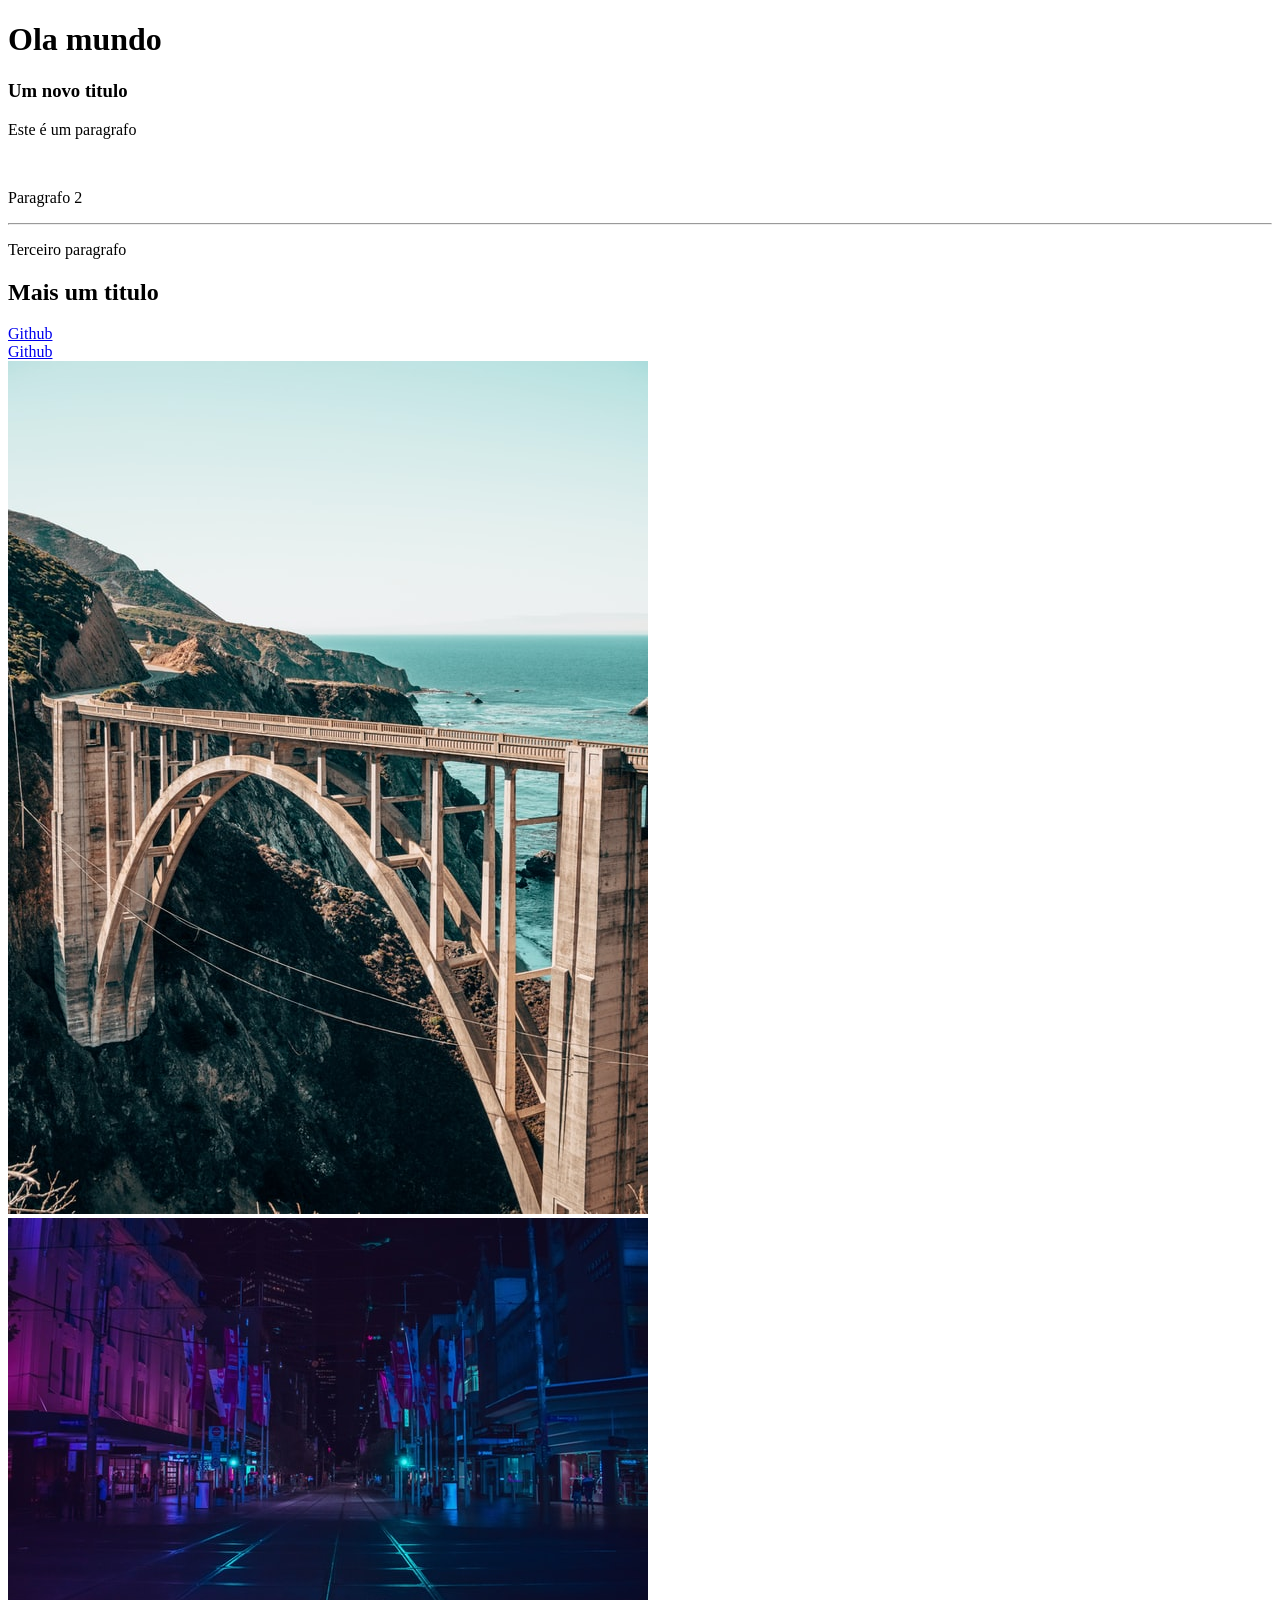
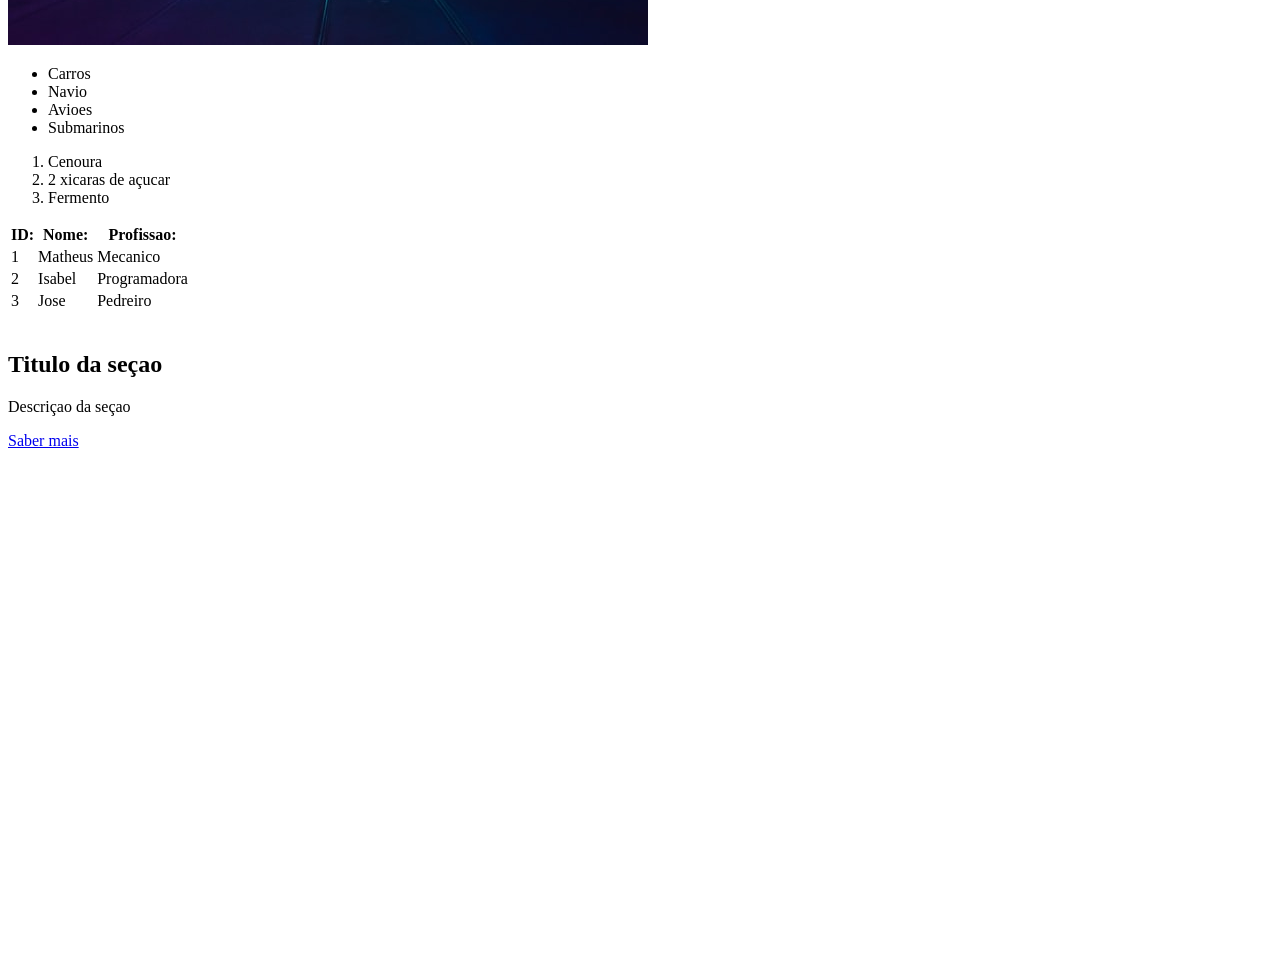
<file: 1_teste/index.html>
<!DOCTYPE html>
<html lang="pt-br">
<head>
    <meta charset="UTF-8">
    <meta name="viewport" content="width=device-width, initial-scale=1.0">
    <title>Document</title>
</head>
<body style="padding-bottom: 500px;">
    <!-- 1 titulos -->
    <h1>Ola mundo</h1>
    <h3>Um novo titulo</h3>

    <!-- 2 paragrafos -->
    <p>Este é um paragrafo</p>
    <br>
    <p>Paragrafo 2</p>
    <hr>
    <p>Terceiro paragrafo</p>

    <!-- 3 Comentarios -->
    <!-- ESTE É UM COMENTARIO -->

    <H2>Mais um titulo</H2>
    <!-- Outro comentario -->

    <!-- 4 Atributos-->
    <a href="https://github.com/GuilhermeCosta97?tab=repositories">Github</a>
    <br>

    <!-- 5 Abrir link nova aba -->
     <a href="https://github.com/GuilhermeCosta97?tab=repositories" target="_blank">Github</a>
     <br>

     <!-- 6 imagem -->
      <img src="img/bridge.jpg" alt="">
      
    <!-- 7 atributo alt -->
       <img src="img/city.jpg" alt="noite na cidade">
    
    <!-- 8 listas nao ordenadas -->
     <ul>
        <li>Carros</li>
        <li>Navio</li>
        <li>Avioes</li>
        <li>Submarinos</li>
     </ul>
    
    <!-- 9 listas ordenadas -->
     <ol>
        <li>Cenoura</li>
        <li>2 xicaras de açucar</li>
        <li>Fermento</li>
     </ol>

    <!-- 10 tabelas -->
     <table>
        <tr>
            <th>ID:</th>
            <th>Nome:</th>
            <th>Profissao:</th>
        </tr>
        <tr>
            <td>1</td>
            <td>Matheus</td>
            <td>Mecanico</td>
        </tr>
        <tr>
            <td>2</td>
            <td>Isabel</td>
            <td>Programadora</td>
        </tr>
        <tr>
            <td>3</td>
            <td>Jose</td>
            <td>Pedreiro</td>
        </tr>
     </table>
    <br>

    <!-- 11 Div -->
     <div>
        <h2>Titulo da seçao</h2>
        <p>Descriçao da seçao</p>
        <a href="a">Saber mais</a>
     </div>


</body>
</html>
</file>
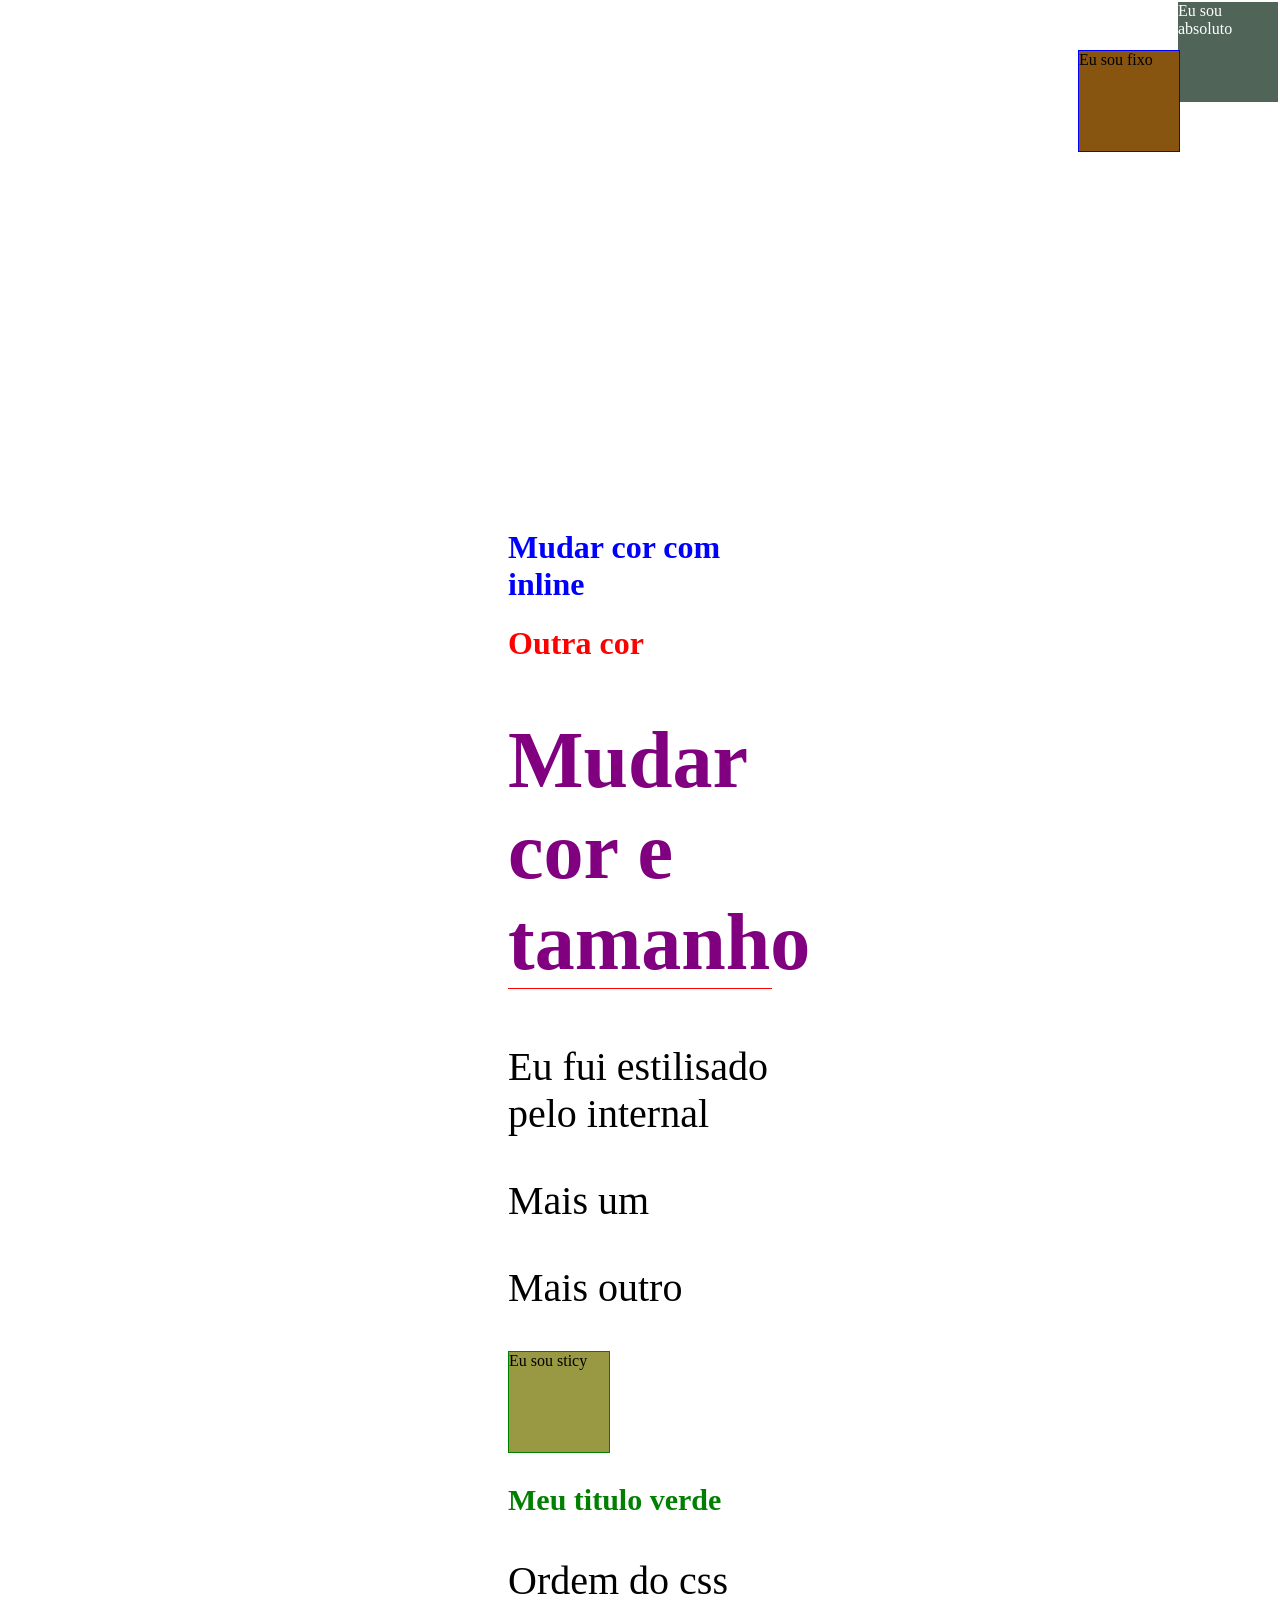
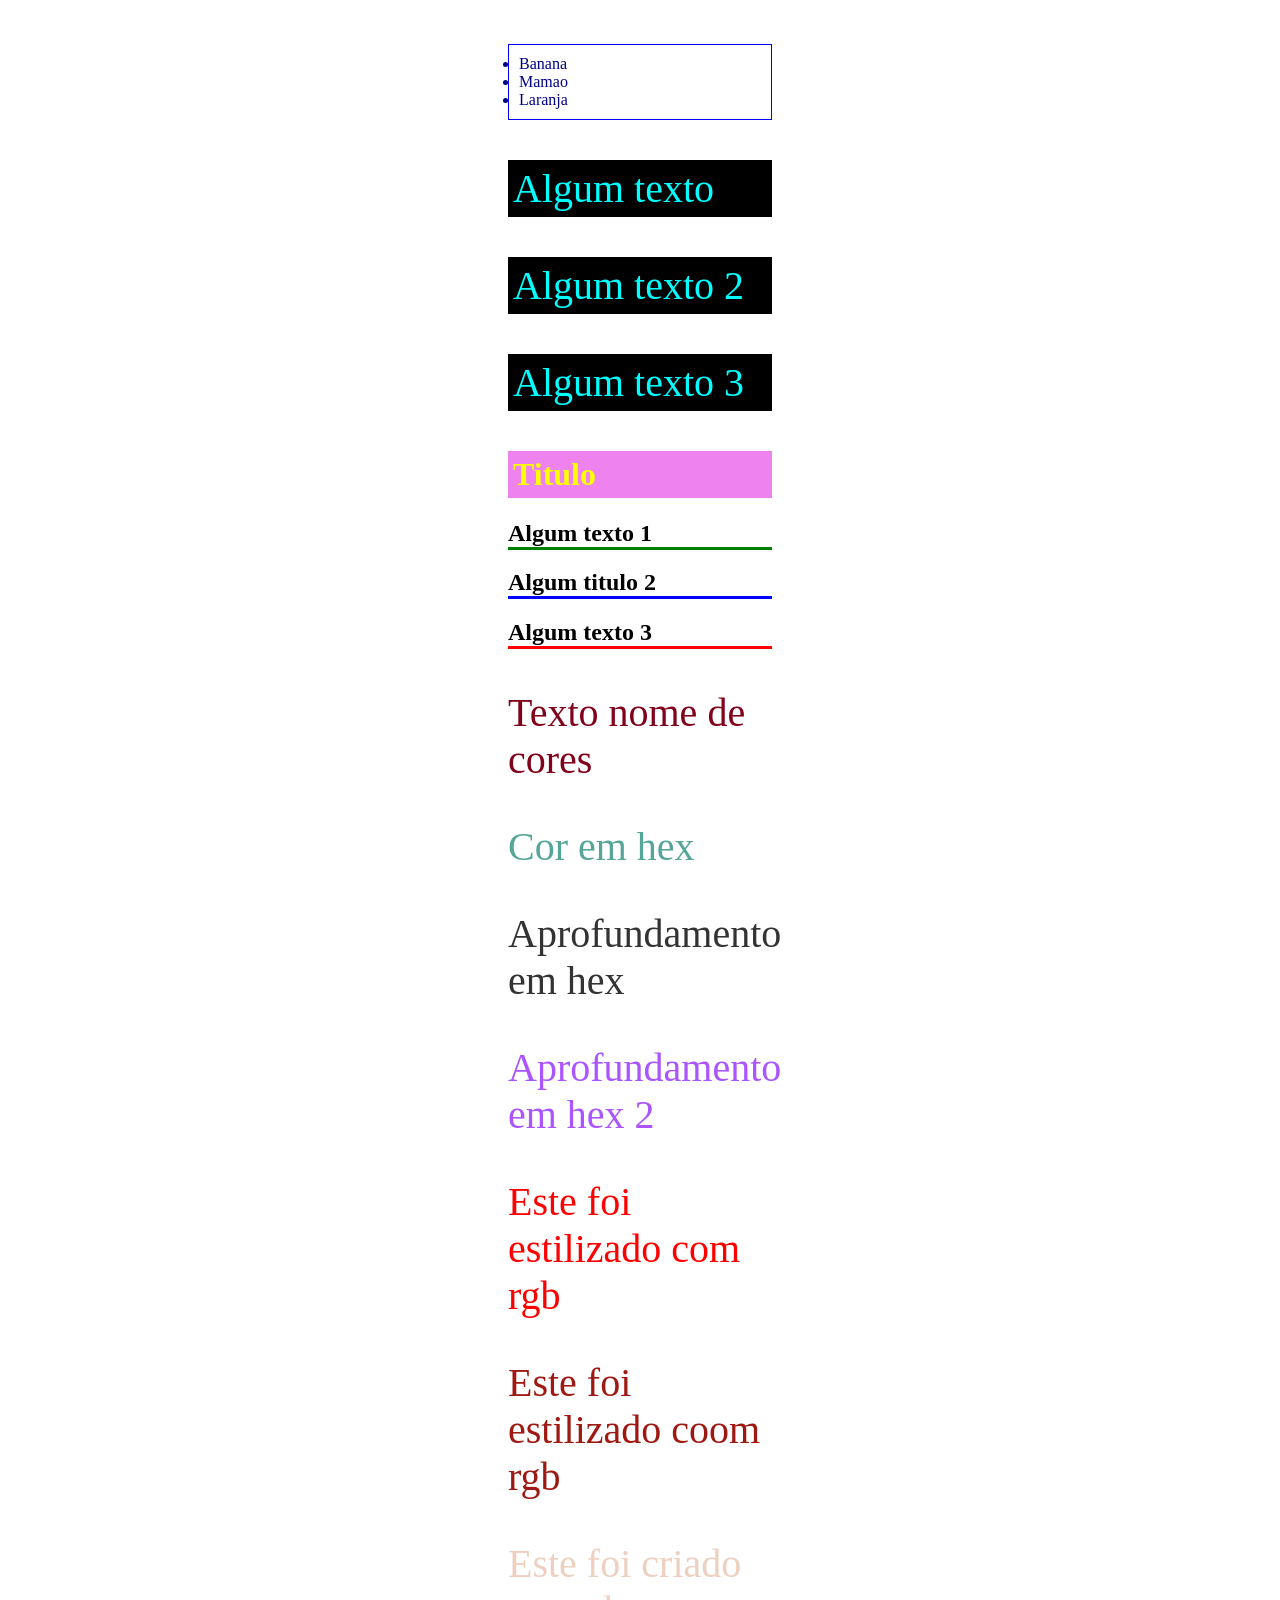
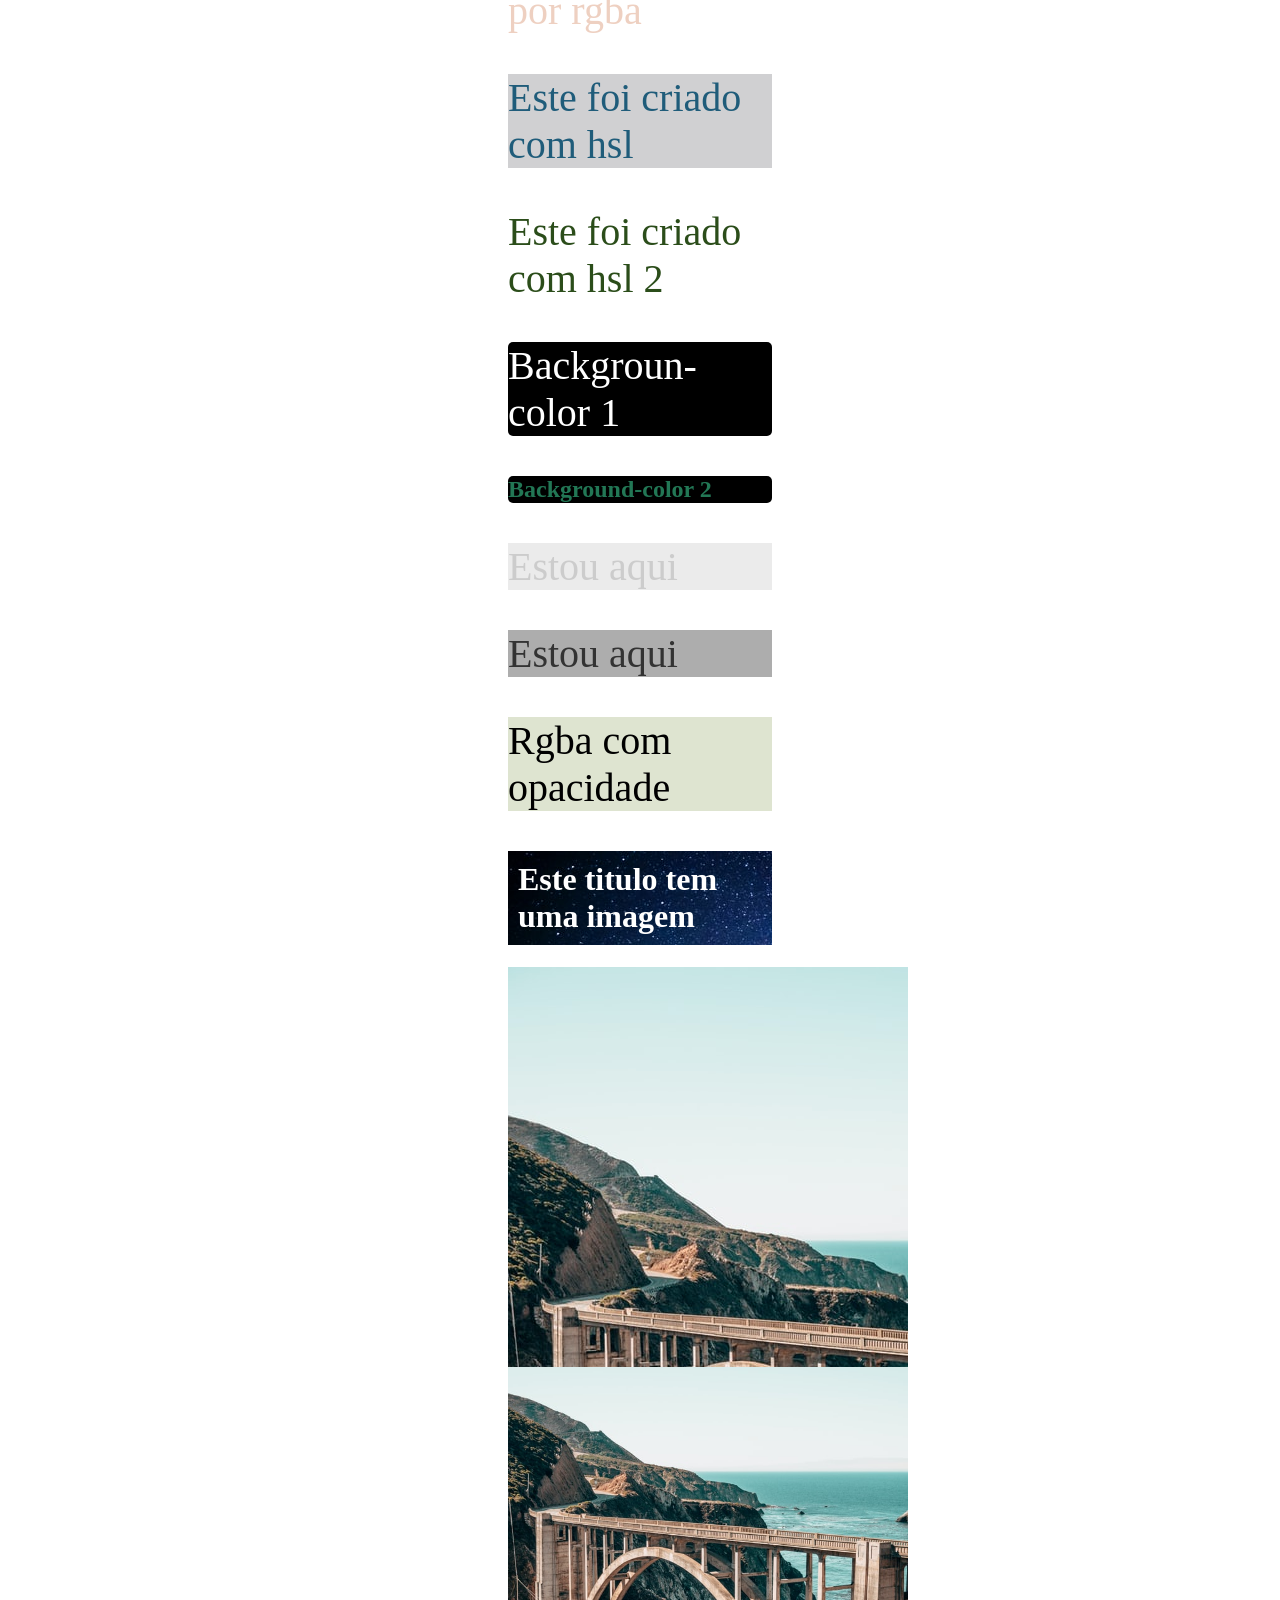
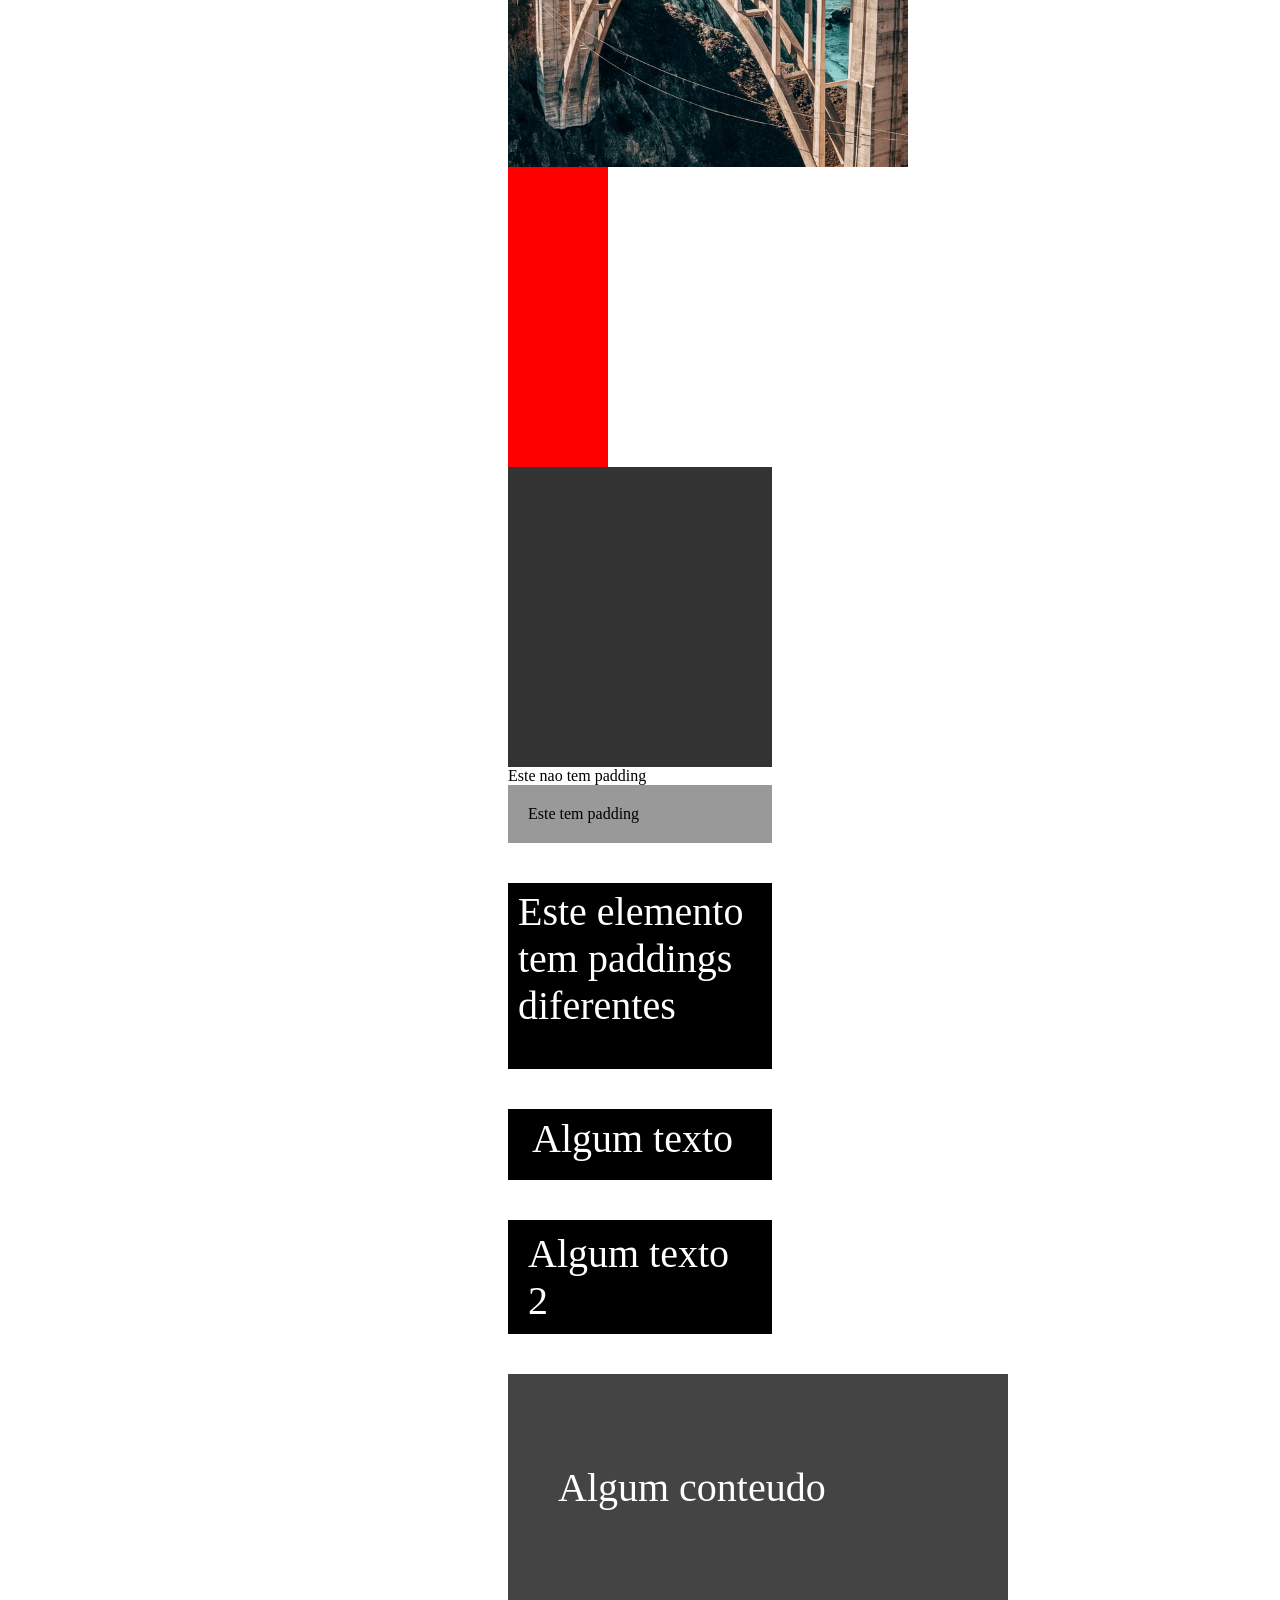
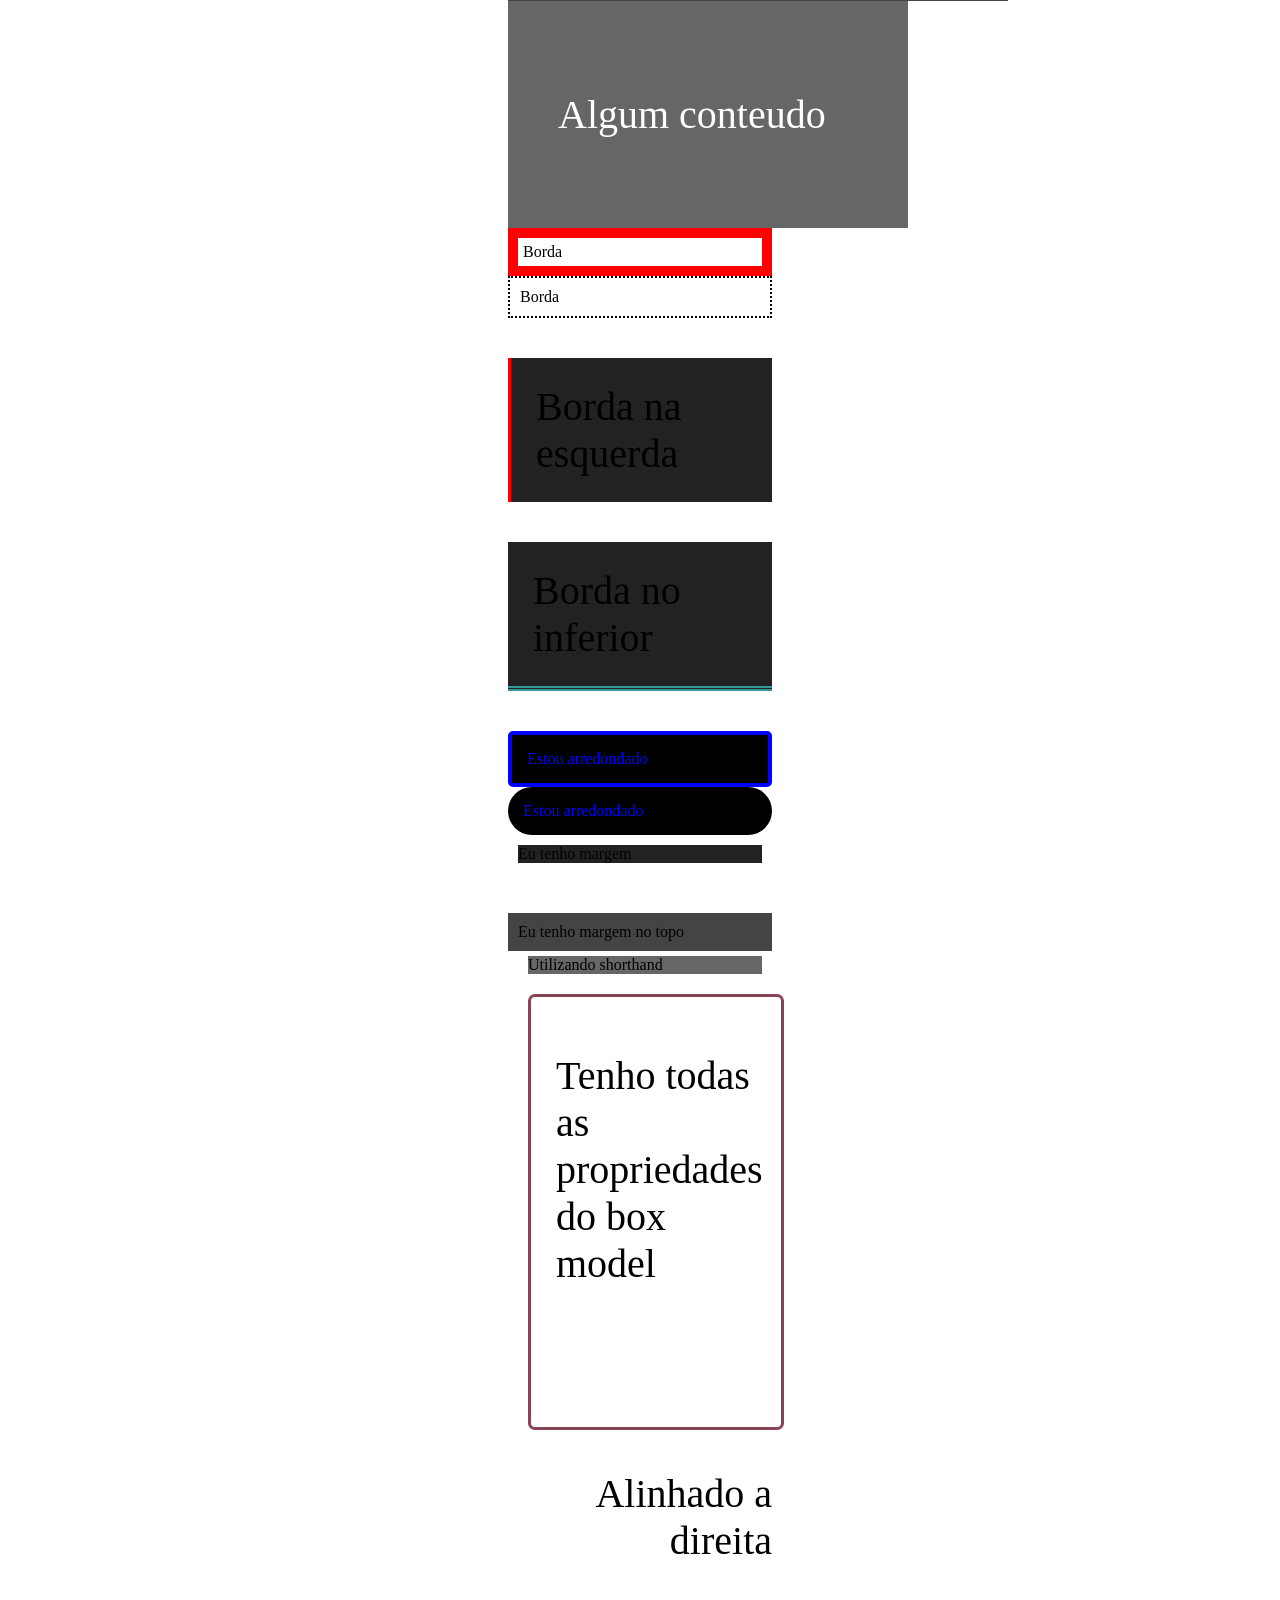
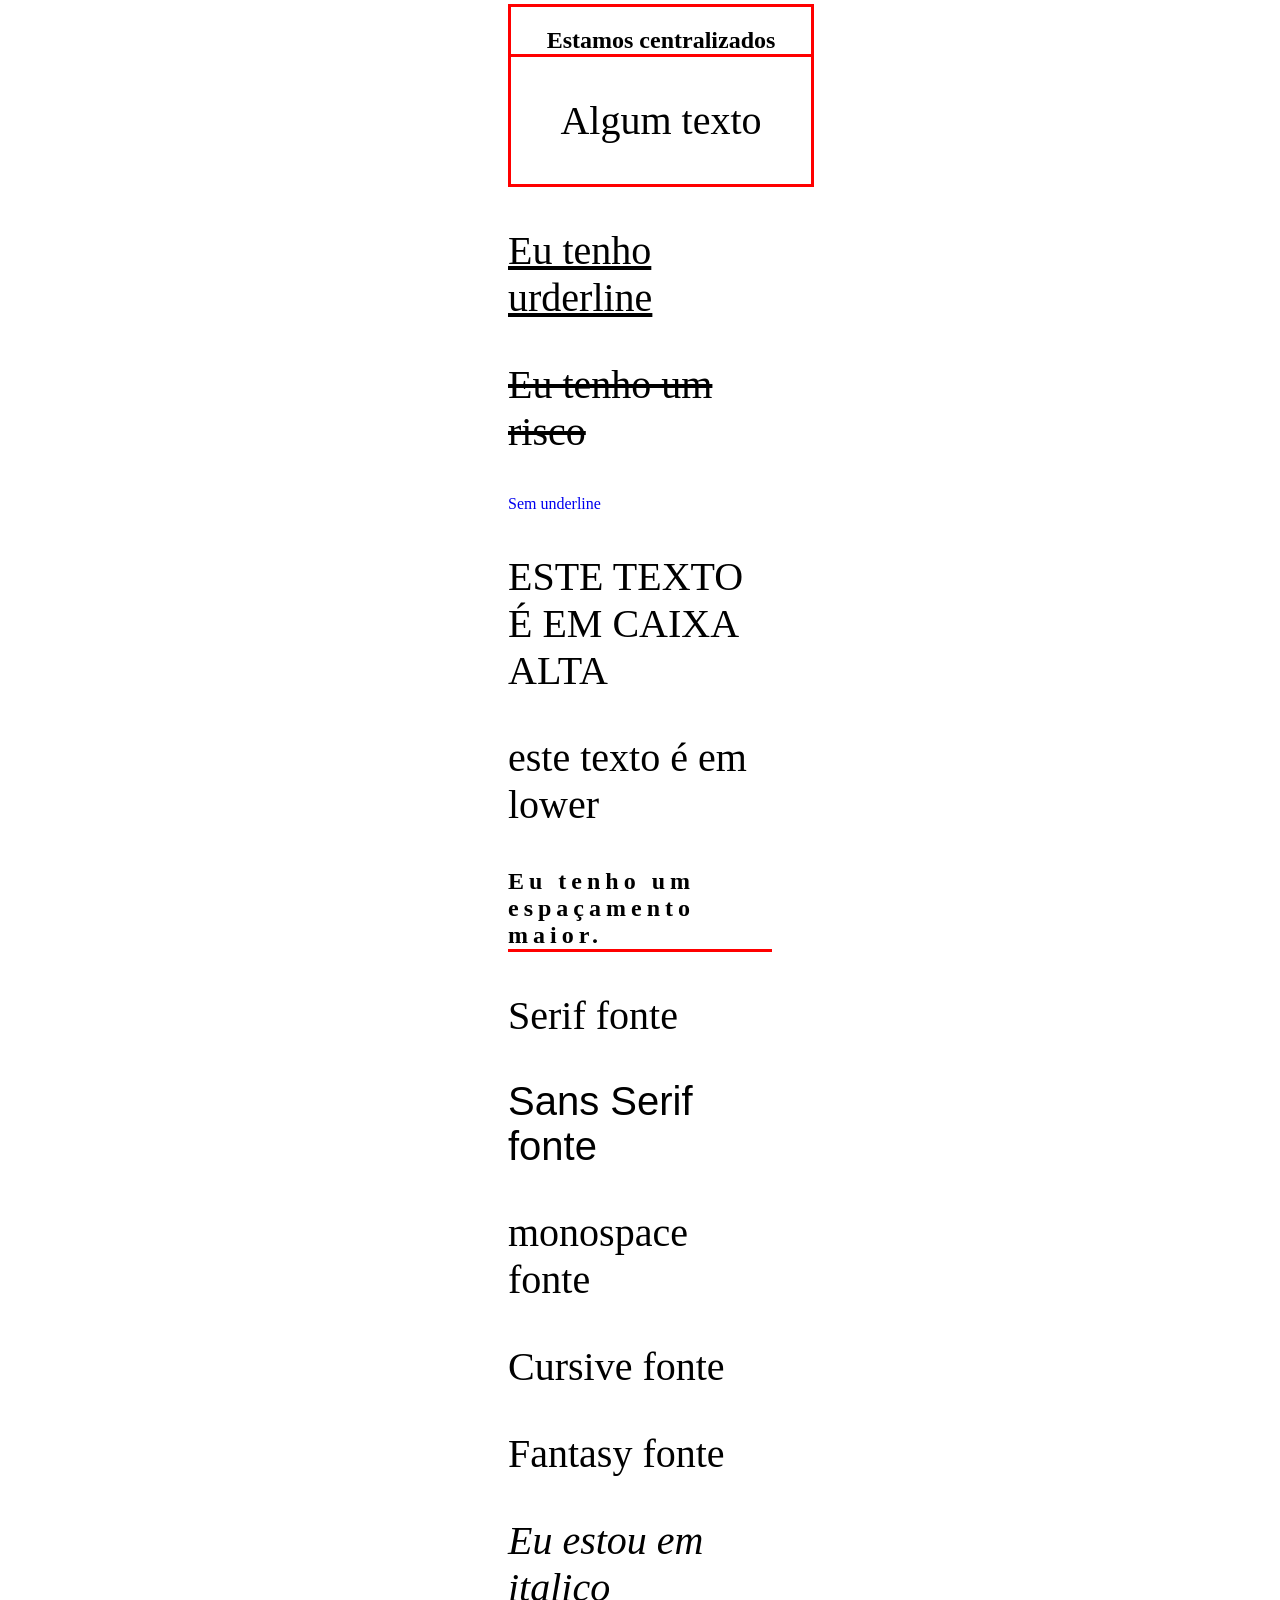
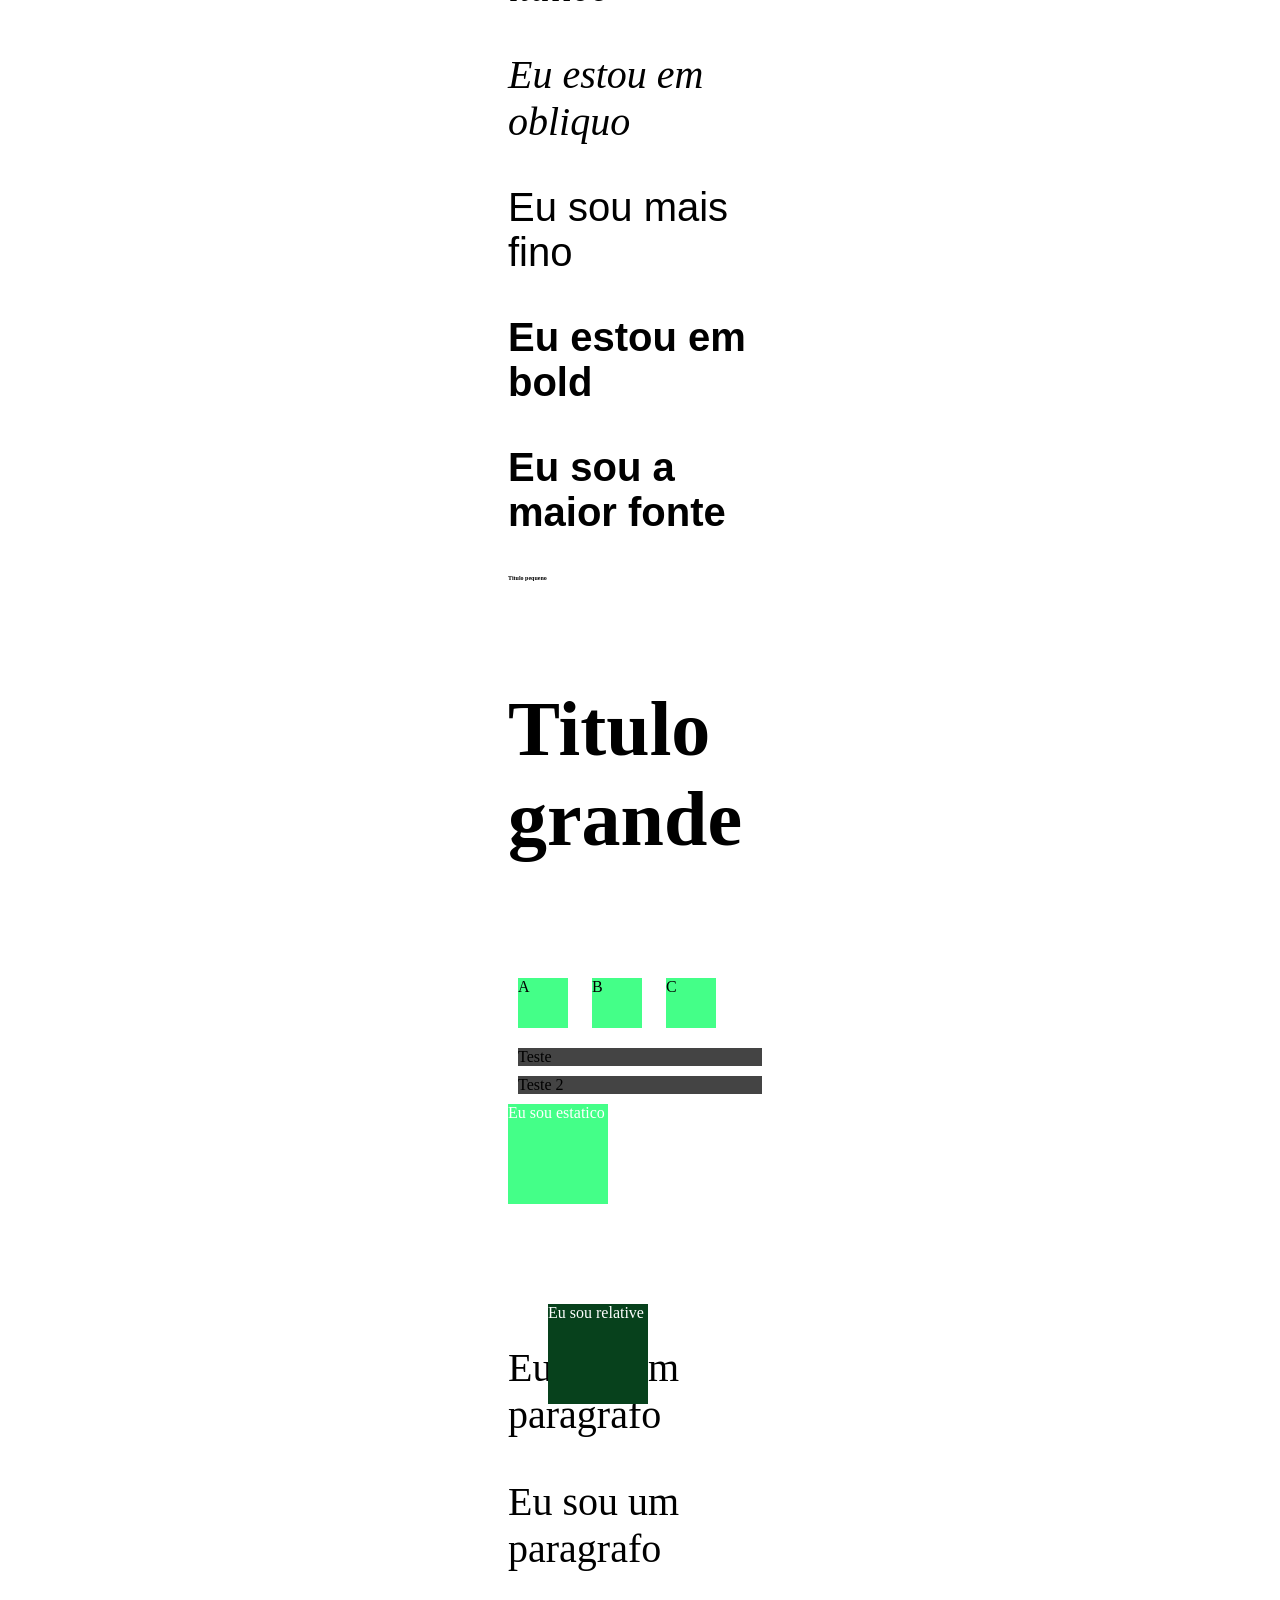
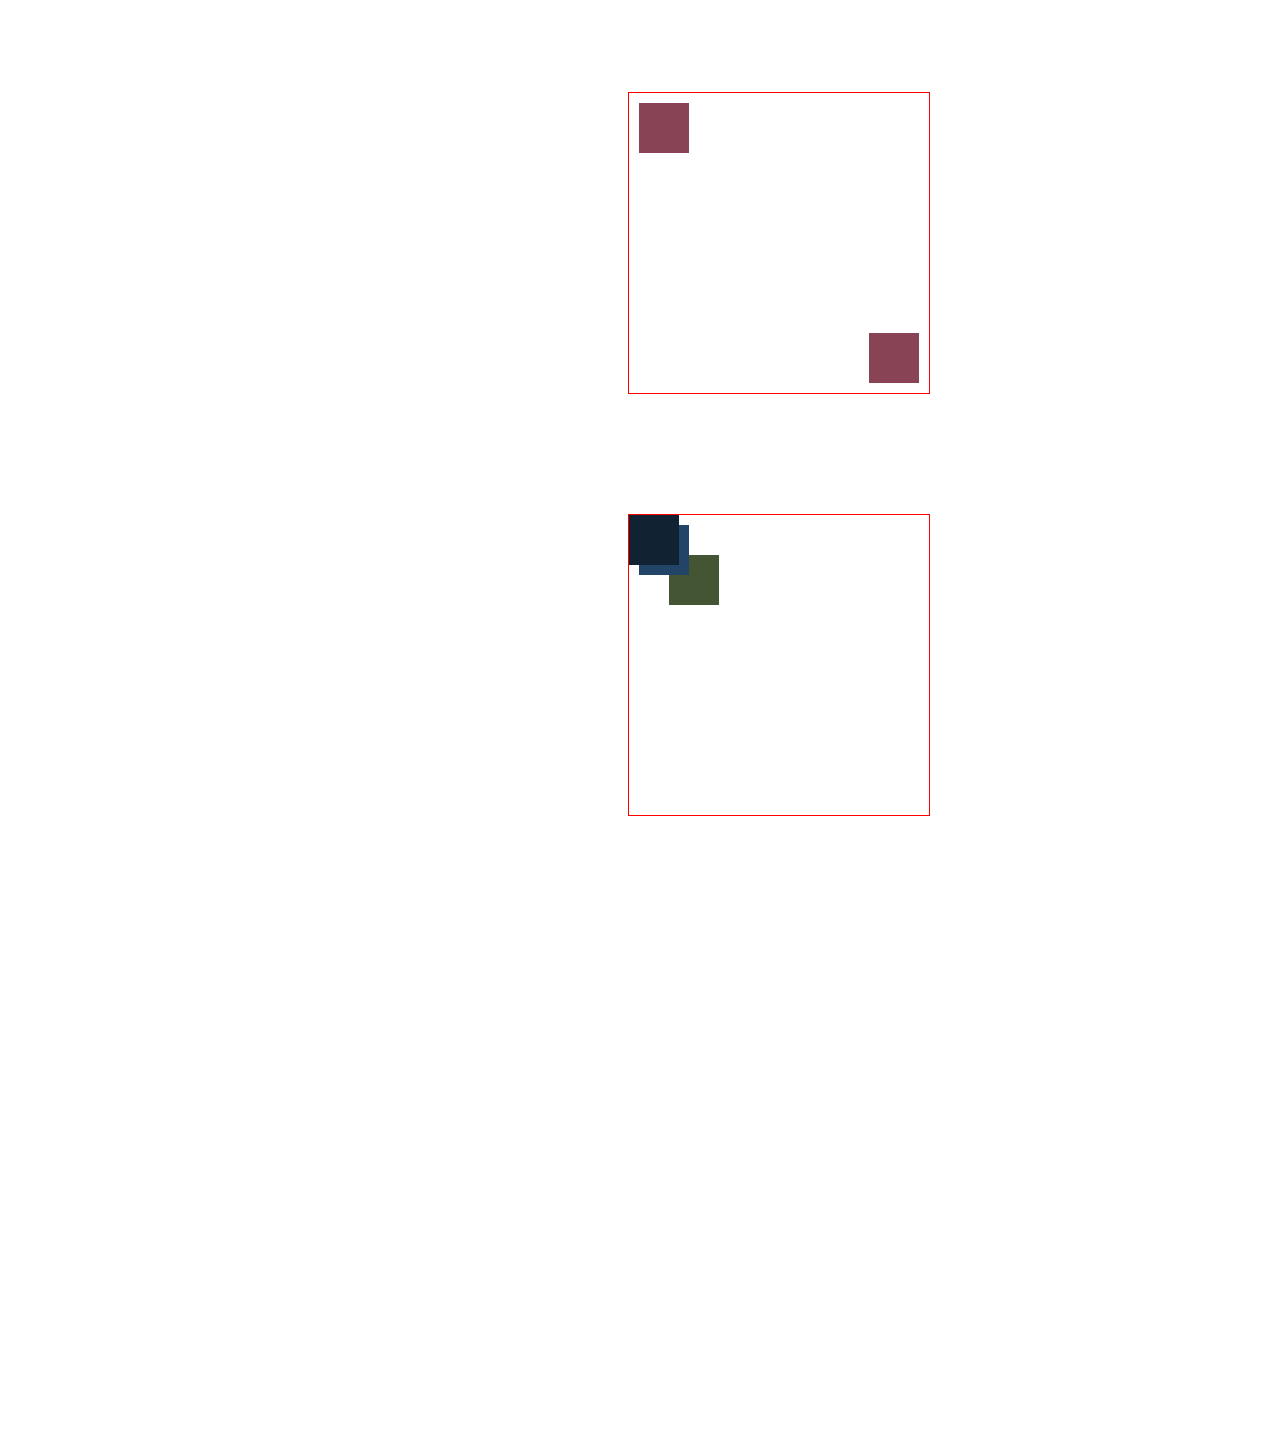
<file: css/index.html>
<!DOCTYPE html>
<html lang="en">
<head>
    <meta charset="UTF-8">
    <meta name="viewport" content="width=device-width, initial-scale=1.0">
    <title>css</title>
    <!-- 3 internal css -->

    <style>
        p {
            /* color: gold; */
            font-size: 40px;

        }
    </style>

    <!-- 4 external css -->
     <link rel="stylesheet" href="estilos/style.css">
     <link rel="stylesheet" href="estilos/lists.css">

</head>
<body>
    <!-- 1-inline css -->
     <h1 style="color: blue;">Mudar cor com inline</h1>
     <h1 style="color: red;">Outra cor </h1>

     <!-- 2- multiplas regras -->
     <h1 style="color: purple; font-size: 80px; border-bottom: 1px solid red;">Mudar cor e tamanho</h1>

    <!-- 3 internal css -->
    <p>Eu fui estilisado pelo internal</p>
    <p>Mais um</p>
    <p>Mais outro</p> 
    
    <!-- 45 sticky -->
     <div class="sticky">
        <span>Eu sou sticy</span>
     </div>

    <!-- 4 external css -->
     <h3>Meu titulo verde</h3>

    <!-- 5 Ordem do css -->
     <p style="color: black;">Ordem do css</p> 
    
    <!-- 6 Multiplos css -->
    <ul>
        <li>Banana</li>
        <li>Mamao</li>
        <li>Laranja</li>
    </ul>  

    <!-- 7 classes -->
     <p class="paragraph">Algum texto</p>
     <p class="paragraph">Algum texto 2</p>
     <p class="paragraph">Algum texto 3</p>
     
    <!-- 8 ids -->
      <h1 id="exclusive-title">Titulo</h1>

    <!-- 9 multiplas regras, ordem do css-->
     <h2 id="algum-titulo" class="titulo">Algum texto 1</h2>
     <h2 class="titulo">Algum titulo 2</h2>
     <h2>Algum texto 3</h2>

    <!-- 10 nome de cor --> 
    <p class="color-name">Texto nome de cores</p> 
    
    <!-- 11 hex -->
    <p class="hex">Cor em hex</p>

    <!-- 12 hex simplificado -->
    <p class="hex-simple">Aprofundamento em hex</p>
    <p class="hex-simple-2">Aprofundamento em hex 2</p>
    
    <!-- 13 rgb -->
     <p class="rgb">Este foi estilizado com rgb</p>
     <p class="mixed-rgb">Este foi estilizado coom rgb</p>

    <!-- 14 rgba -->
    <p class="rgba">Este foi criado por rgba</p> 
    
    <!-- 15 hsl -->
     <p class="hsl">Este foi criado com hsl</p>
     <p class="hsl-2">Este foi criado com hsl 2</p>

    <!-- 16 background color -->
     <p class="bg">Backgroun-color 1</p>
     <h2 class="bg-2">Background-color 2</h2>
     
    <!-- 17 opacidade -->
    <div class="opa">
        <p>Estou aqui</p>
    </div>
    <div class="opa-2">
        <p>Estou aqui</p>
    </div>

    <!-- 18 rgba opacity -->
     <div class="rgba-opacidade">
        <p>Rgba com opacidade</p>
     </div>

    <!-- 19 bg image -->
     <h1 class="bg-image">Este titulo tem uma imagem </h1> 

    <!-- 20 centralizar img de bg--> 
     <div class="not-centered-bg"></div>
     <div class="centered-bg"></div>

    <!-- 21 Largura e altura --> 
     <div class="height-width"></div>
     <div class="height-width-2"></div>

    <!-- 22 padding -->
     <div class="without-padding">Este nao tem padding</div>
     <div class="padding">Este tem padding</div>

    <!-- 23 padding individual -->
      <p class="padding-individuais">Este elemento tem paddings diferentes</p>
    
     <!-- 24 shorthands --> 
      <p class="shorthands">Algum texto</p>
      <p class="shorthands-2">Algum texto 2</p>

    <!-- 25 padding com width -->
     <div class="whithout-border-box">
        <p>Algum conteudo</p>
     </div>
     <div class="border-box">
        <p>Algum conteudo</p>
     </div> 
     
    <!-- 26 border -->
     <div class="border">Borda</div>
     <div class="border-2">Borda</div>

    <!-- 27 borda individual -->
     <p class="border-left">Borda na esquerda</p>
     <p class="border-bottom">Borda no inferior</p>

    <!-- 28 bordas arredondadas -->
    <div class="rounded-p">Estou arredondado</div>
    <div class="rounded-p-2">Estou arredondado</div>
    
    <!-- 29 margem -->
     <div class="margin">Eu tenho margem</div>
     <div class="margin-top">Eu tenho margem no topo</div>
     <div class="margin-shorthand">Utilizando shorthand</div>

    <!-- 30 box model -->
     <div class="box-model">
        <p>Tenho todas as propriedades do box model</p>
     </div>
     
    <!-- 31 text aligned -->
     <p class="text-aligned">Alinhado a direita</p>
     <div class="container-center">
        <h2>Estamos centralizados</h2>
        <p>Algum texto</p>
     </div>

    <!-- 32 text decoration -->
     <p class="underline">Eu tenho urderline</p>
     <p class="line-trough">Eu tenho um risco</p>
     <a href="a" class="remove-underline">Sem underline</a>
     
    <!-- 33 text transform --> 
     <p class="upper">Este texto é em caixa alta</p>
     <p class="lower">ESTE TEXTO É EM LOWER</p>

    <!-- 34 letter spacing -->
     <h2 class="spacing">Eu tenho um espaçamento maior.</h2>
     
    <!-- 35 fontes -->
     <p class="serif">Serif fonte</p> 
     <p class="sans-serif">Sans Serif fonte</p> 
     <p class="monospace">monospace fonte</p> 
     <p class="cursive">Cursive fonte</p> 
     <p class="fantasy">Fantasy fonte</p>
     
    <!-- 35 font style -->
     <p class="italic">Eu estou em italico</p>
     <p class="oblique">Eu estou em obliquo</p>
     
    <!-- 36 font weight -->
     <p class="thin">Eu sou mais fino</p>
     <p class="bold">Eu estou em bold</p>
     <p class="bolder">Eu sou a maior fonte</p>

    <!-- 37 font size -->
     <h4 class="small">Titulo pequeno</h4>
     <h4 class="big">Titulo grande</h4>

    <!-- 38 display --> 
     <div class="inline-box">A</div>
     <div class="inline-box">B</div>
     <div class="inline-box">C</div>
     <span class="block">Teste</span>
     <span class="block">Teste 2</span>

    <!-- 39 escondendo elementos -->
     <p class="invisible">Me encontre se puder</p> 

    <!-- 40 position static -->
      <div class="static">
        <span>Eu sou estatico</span>
      </div>
    
    <!-- 41 relative -->
      <div class="relative">
        <span>Eu sou relative</span>
      </div>
      <p>Eu sou um paragrafo</p>

    <!-- 42 absolute -->
     <div class="absolute">
        <span>Eu sou absoluto</span>
     </div>
     <p>Eu sou um paragrafo</p> 
     
    <!-- 43 relative com absolute -->
     <div class="relative-container">
        <div class="absolute-1"></div>
        <div class="absolute-2"></div>
     </div> 

    <!-- 44 fixed -->
      <div class="fixed">
        <span>Eu sou fixo</span>
      </div>

    <!-- 46 z-index -->
     <div class="relative-container">
        <div class="absolute-3"></div>
        <div class="absolute-4"></div>
        <div class="absolute-5"></div>
     </div>

</body>
</html>
</file>
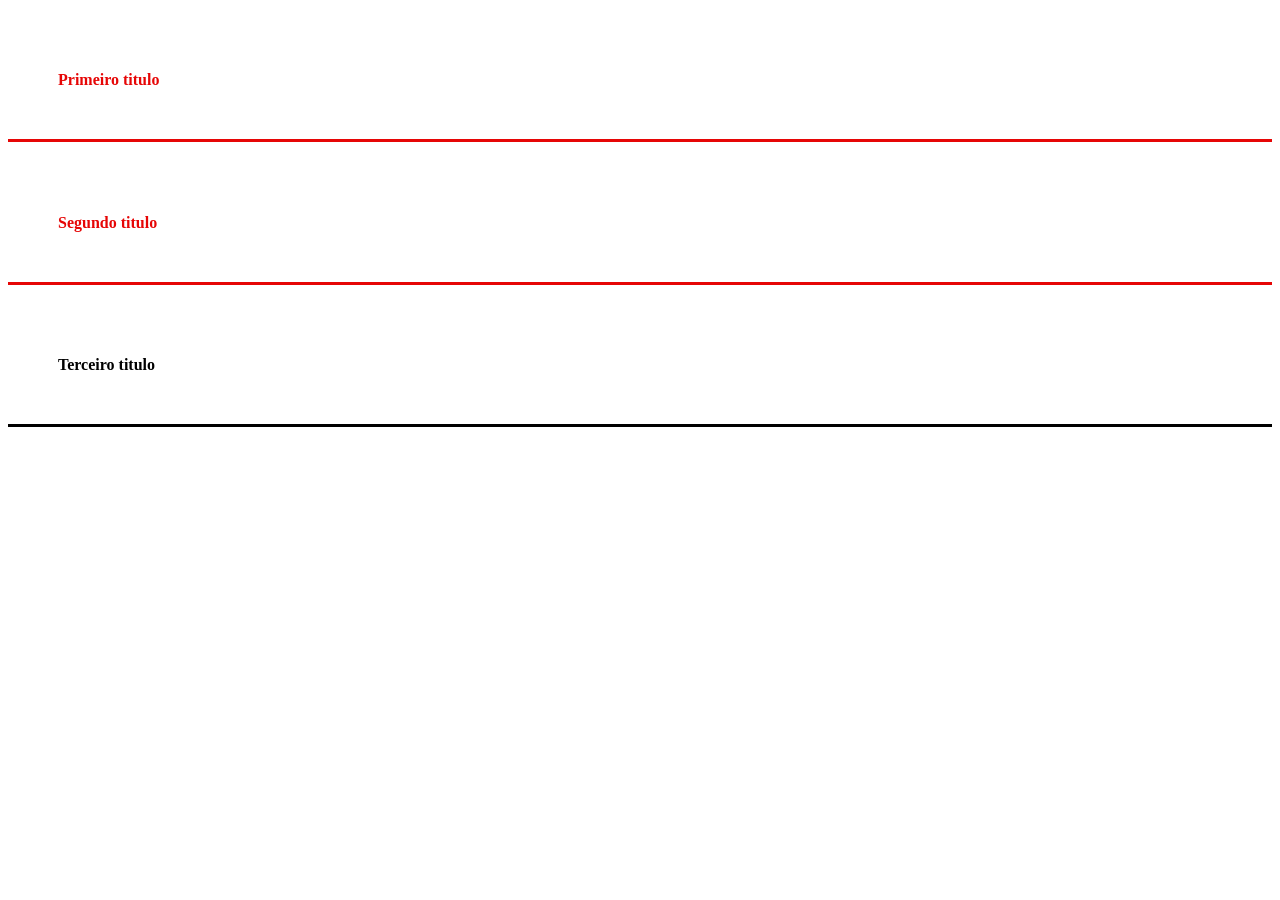
<file: desafio_2/index.html>
<!DOCTYPE html>
<html lang="en">
<head>
    <meta charset="UTF-8">
    <meta name="viewport" content="width=device-width, initial-scale=1.0">
    <title>Desafio 2</title>
    <link rel="stylesheet" href="titles.css">
</head>
<body>
    <h4>Primeiro titulo</h4>
    <h4>Segundo titulo</h4>
    <h4 style="color: black;">Terceiro titulo</h4>
</body>
</html>
</file>
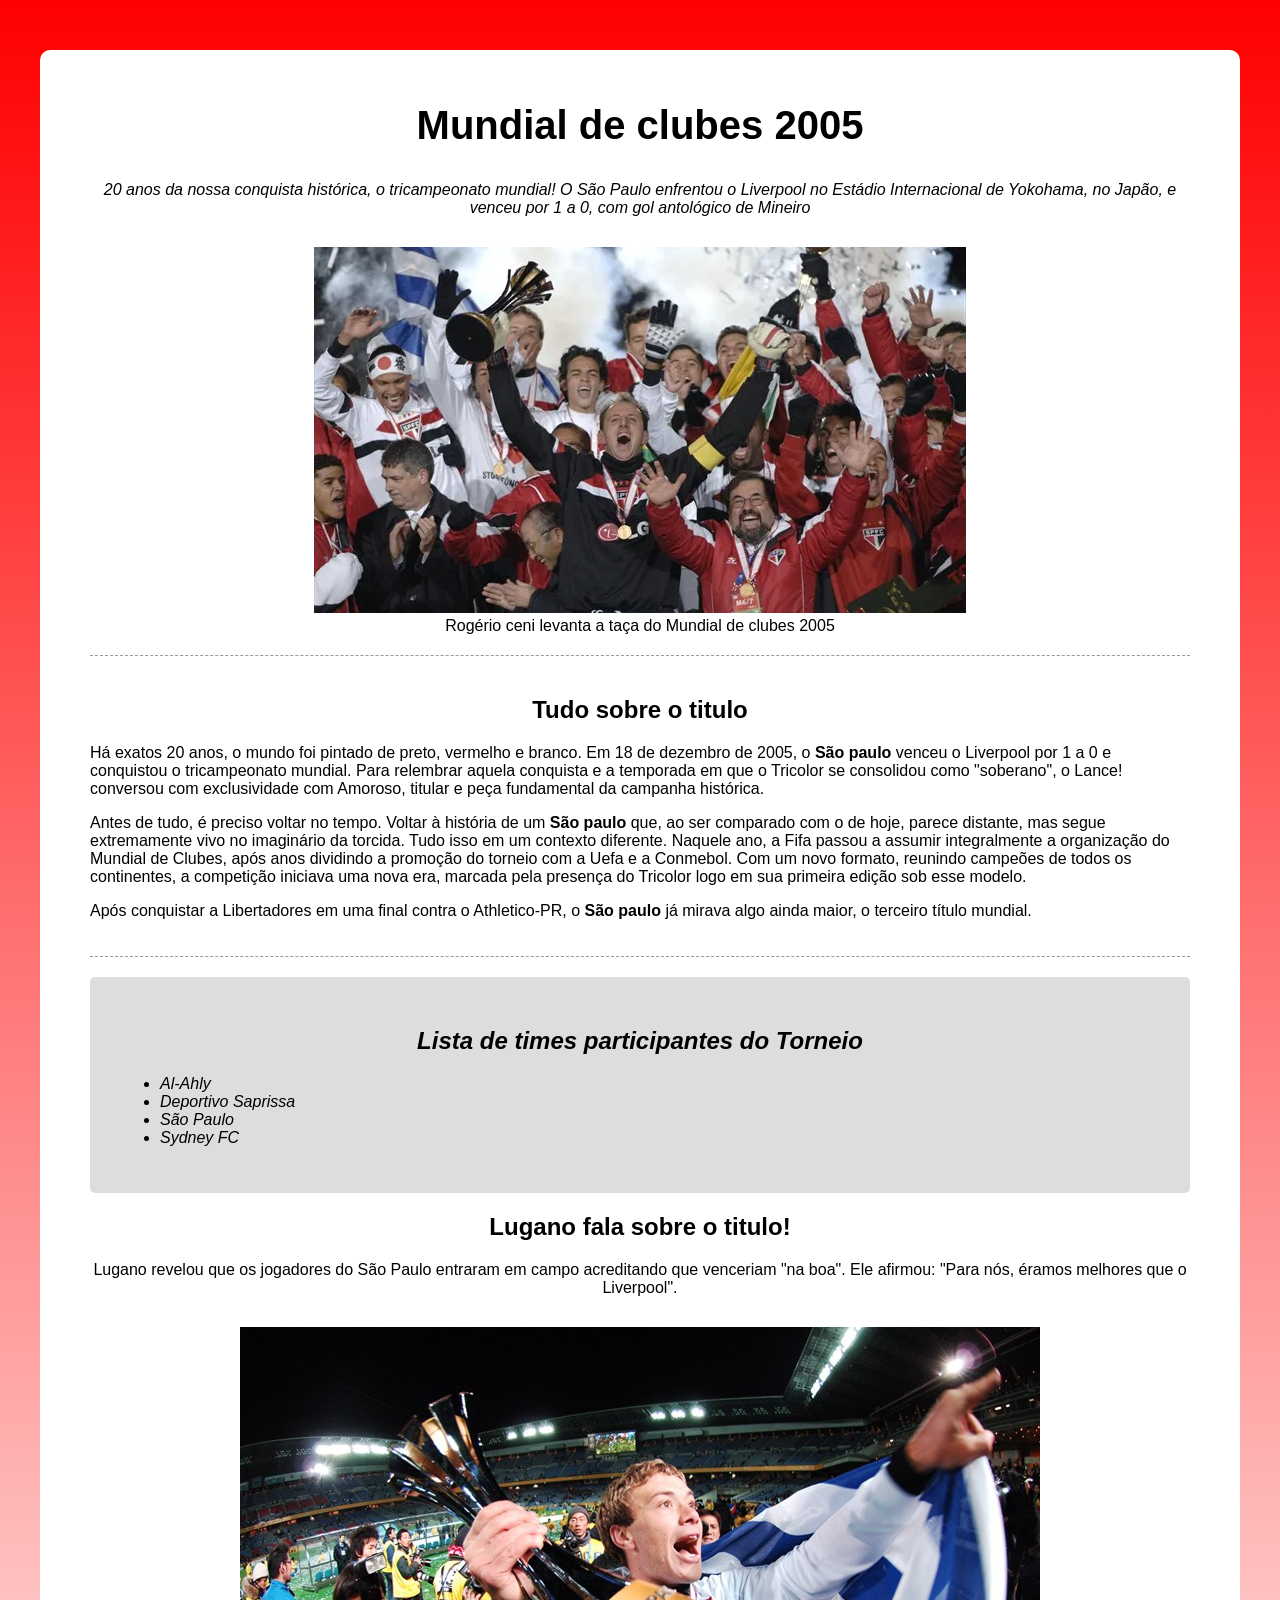
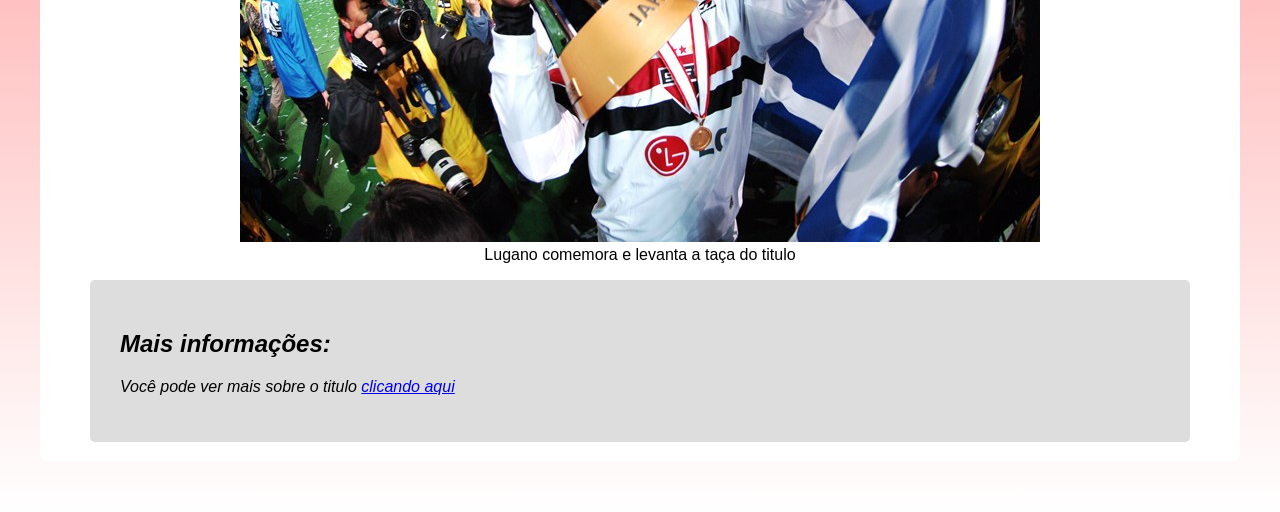
<file: Exercicio/index.html>
<!DOCTYPE html>
<html lang="pt-br">
<head>
    <meta charset="UTF-8">
    <meta name="viewport" content="width=device-width, initial-scale=1.0">
    <title>Exercicio</title>
    <link rel="stylesheet" href="css/style.css">
</head>
<body>
    <div class="container">
        <!-- Cabeçalho -->
        <div class="header">
            <h2 class="main-title">Mundial de clubes 2005</h2>
            <p class="main-paragraph"> 20 anos da nossa conquista histórica, o tricampeonato mundial! O São Paulo enfrentou o Liverpool no Estádio Internacional de Yokohama, no Japão, e venceu por 1 a 0, com gol antológico de Mineiro</p>
        </div>
        <!-- imagem de destaque -->
         <div class="imagem-intro">
            <figure>
                <img src="img/mundial-1.webp" alt="rogério levanta a taça">
                <figcaption>Rogério ceni levanta a taça do Mundial de clubes 2005</figcaption>
            </figure>
         </div>
         <!-- Historia da conquista -->
          <div class="container-history">
            <h2 class="personalizado">Tudo sobre o titulo</h2>
            <p>Há exatos 20 anos, o mundo foi pintado de preto, vermelho e branco. Em 18 de dezembro de 2005, o <span class="bold">São paulo</span> venceu o Liverpool por 1 a 0 e conquistou o tricampeonato mundial. Para relembrar aquela conquista e a temporada em que o Tricolor se consolidou como "soberano", o Lance! conversou com exclusividade com Amoroso, titular e peça fundamental da campanha histórica.</p>
            <p>Antes de tudo, é preciso voltar no tempo. Voltar à história de um <span class="bold">São paulo</span> que, ao ser comparado com o de hoje, parece distante, mas segue extremamente vivo no imaginário da torcida. Tudo isso em um contexto diferente. Naquele ano, a Fifa passou a assumir integralmente a organização do Mundial de Clubes, após anos dividindo a promoção do torneio com a Uefa e a Conmebol. Com um novo formato, reunindo campeões de todos os continentes, a competição iniciava uma nova era, marcada pela presença do Tricolor logo em sua primeira edição sob esse modelo.</p>
            <p>Após conquistar a Libertadores em uma final contra o Athletico-PR, o <span class="bold">São paulo</span> já mirava algo ainda maior, o terceiro título mundial.</p>
          </div>
          <!-- lista de times participantes -->
           <div class="lista">
            <h2 class="personalizado">Lista de times participantes do Torneio</h2>
            <ul>
                <li>Al-Ahly</li>
                <li>Deportivo Saprissa</li>
                <li>São Paulo</li>
                <li>Sydney FC</li>
            </ul>
           </div>
           <!-- entrevista de lugano -->
            <div class="entrevista">
                <h2 class="personalizado">Lugano fala sobre o titulo!</h2>
                <p>Lugano revelou que os jogadores do São Paulo entraram em campo acreditando que venceriam "na boa". Ele afirmou: "Para nós, éramos melhores que o Liverpool".</p>
            </div>
            <!-- Segunda imagem -->
             <div class="img">
                <figure>
                    <img src="img/mundial-2.jpg" alt="lugano levanta a taça">
                    <figcaption>Lugano comemora e levanta a taça do titulo</figcaption>
                </figure>
             </div>
             <!-- mais informaçoes -->
              <div class="informacoes">
                <h2>Mais informações: </h2>
                <p>Você pode ver mais sobre o titulo <a href="https://www.saopaulofc.net/campeao-mundial-de-2005/">clicando aqui</a></p>
              </div>
    </div>
</body>
</html>
</file>
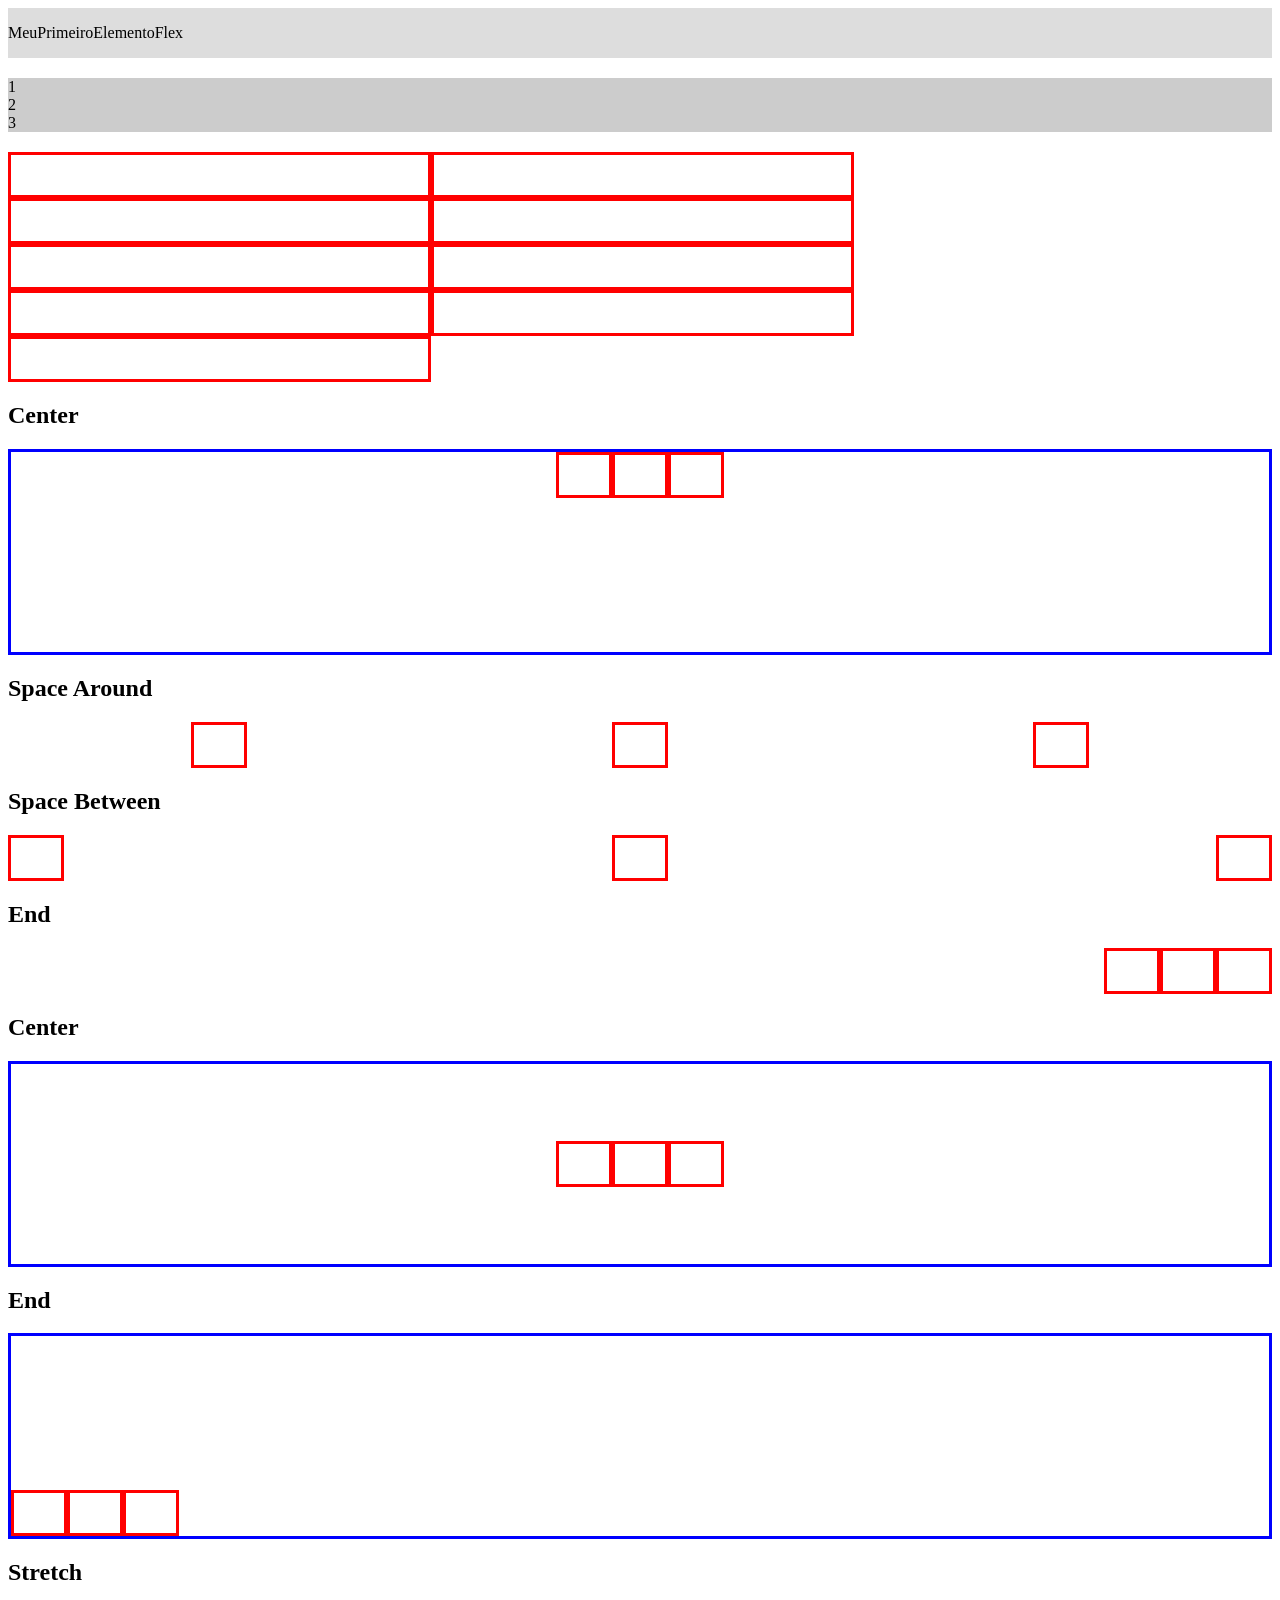
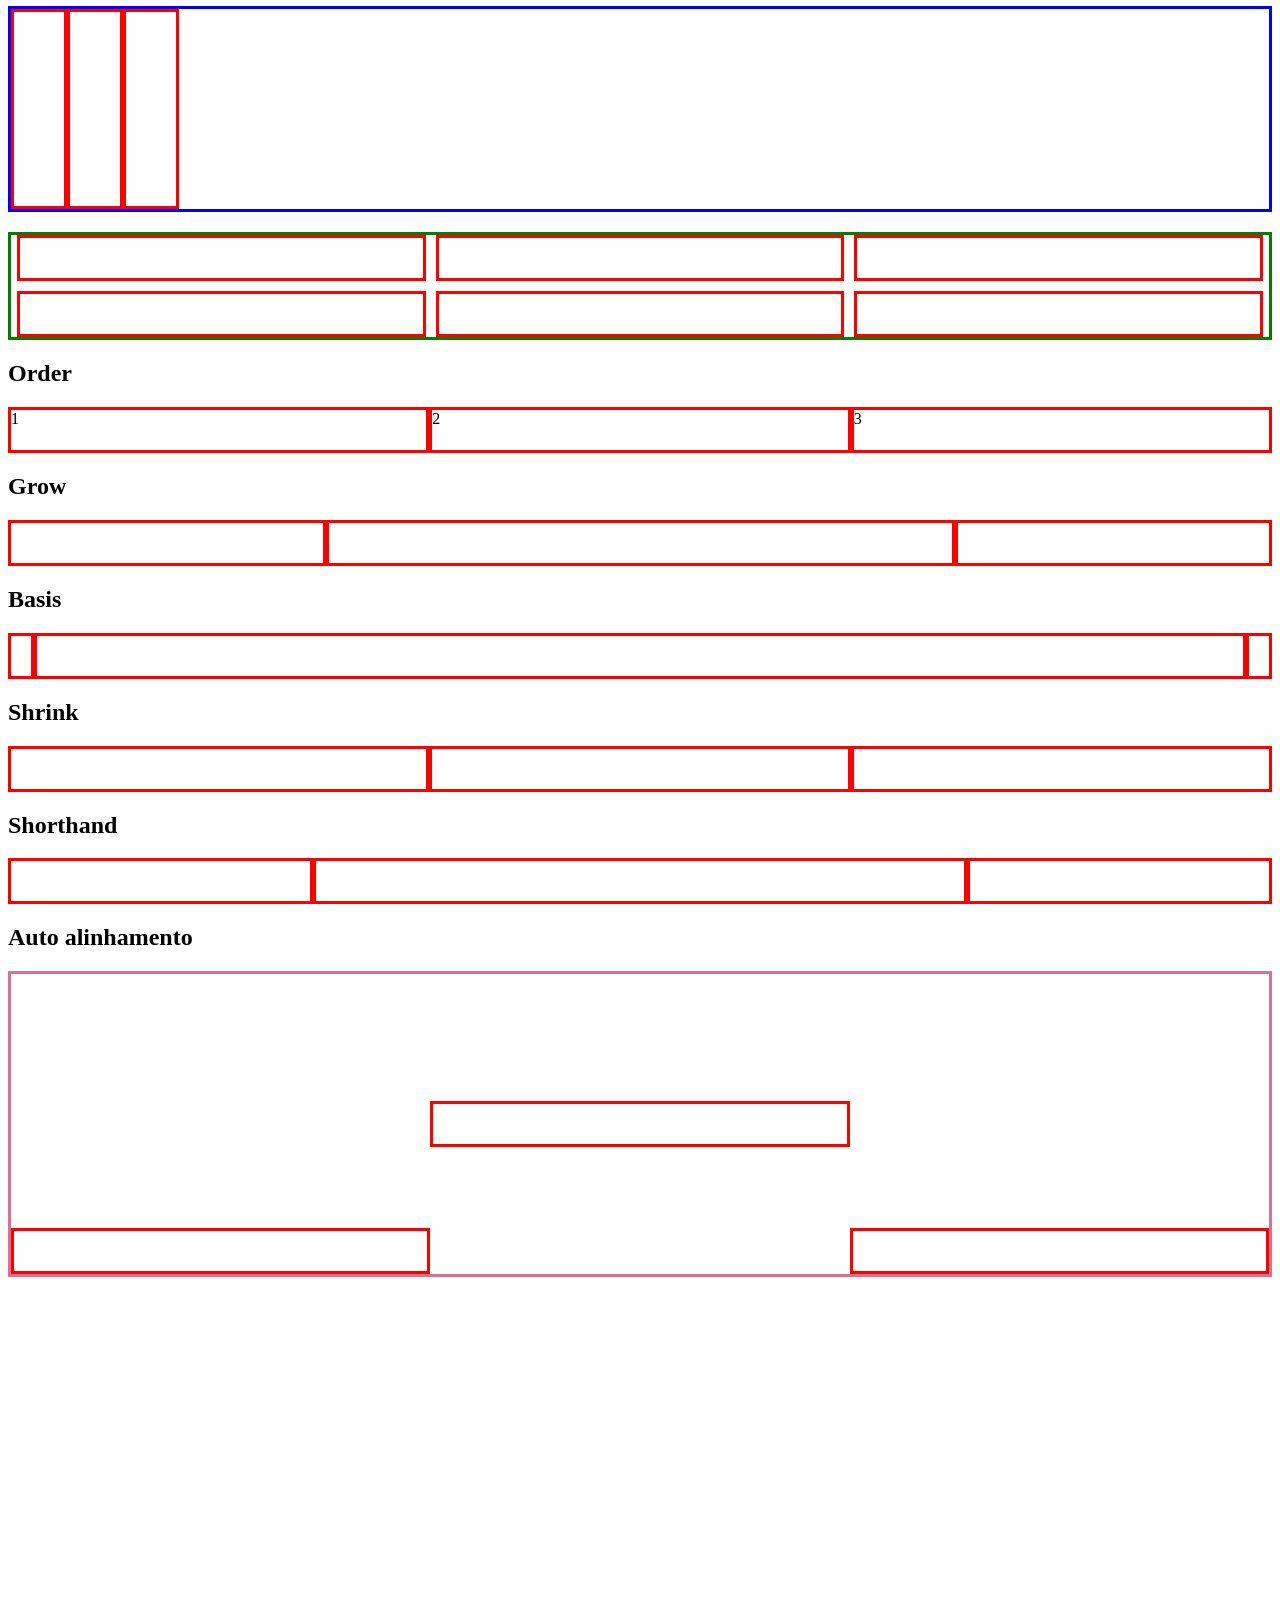
<file: FLEX_BOX/index.html>
<!DOCTYPE html>
<html lang="pt-br">
<head>
    <meta charset="UTF-8">
    <meta name="viewport" content="width=device-width, initial-scale=1.0">
    <title>Flexbox</title>
    <link rel="stylesheet" href="css/styles.css">
</head>
<body>
    <!-- Flex -->
     <div class="flex">
        <p>Meu</p>
        <p>Primeiro</p>
        <p>Elemento</p>
        <p>Flex</p>
     </div>

    <!-- Flex column -->
     <div class="flex-column">
        <span>1</span>
        <span>2</span>
        <span>3</span>
     </div> 

    <!-- Wrap -->
     <div class="wrap">
        <div class="box"></div>
        <div class="box"></div>
        <div class="box"></div>
        <div class="box"></div>
        <div class="box"></div>
        <div class="box"></div>
        <div class="box"></div>
        <div class="box"></div>
        <div class="box"></div>
     </div>
     
    <!-- Justify content -->
     <h2>Center</h2>
     <div class="center">
        <div class="box"></div>
        <div class="box"></div>
        <div class="box"></div>
     </div>
     <h2>Space Around</h2>
     <div class="space-around">
        <div class="box"></div>
        <div class="box"></div>
        <div class="box"></div>
     </div> 
     <h2>Space Between</h2>
     <div class="space-between">
        <div class="box"></div>
        <div class="box"></div>
        <div class="box"></div>
     </div> 
     <h2>End</h2>
     <div class="end">
        <div class="box"></div>
        <div class="box"></div>
        <div class="box"></div>
     </div>
     
    <!-- Align items -->
      <h2>Center</h2>
     <div class="align-center">
        <div class="box"></div>
        <div class="box"></div>
        <div class="box"></div>
     </div>
     <h2>End</h2>
     <div class="flex-end">
        <div class="box"></div>
        <div class="box"></div>
        <div class="box"></div>
     </div> 
     <h2>Stretch</h2>
     <div class="stretch">
        <div class="box"></div>
        <div class="box"></div>
        <div class="box"></div>
     </div>

     <!-- Gap -->
      <div class="gap">
         <div class="box"></div>
         <div class="box"></div>
         <div class="box"></div>
         <div class="box"></div>
         <div class="box"></div>
         <div class="box"></div>
      </div>

      <!-- order -->
      <h2>Order</h2>
      <div class="order">
         <div class="box" id="three">3</div>
         <div class="box" id="one">1</div>
         <div class="box" id="two">2</div>
      </div>

      <!-- grow -->
       <h2>Grow</h2>
       <div class="grow">
         <div class="box"></div>
         <div class="box big"></div>
         <div class="box"></div>
       </div>

      <!-- basis -->
       <h2>Basis</h2>
       <div class="basis">
         <div class="box"></div>
         <div class="box big"></div>
         <div class="box"></div>
       </div>
       
      <!-- shrink -->
       <h2>Shrink</h2>
       <div class="shrink">
         <div class="box"></div>
         <div class="box small"></div>
         <div class="box"></div>
       </div>

      <!-- flex shorthand -->
       <h2>Shorthand</h2>
       <div class="shorthand">
         <div class="box"></div>
         <div class="box different"></div>
         <div class="box"></div>
       </div>

      <!-- auto alinhamento -->
       <h2>Auto alinhamento</h2>
       <div class="auto-alignment">
         <div class="box"></div>
         <div class="box different"></div>
         <div class="box"></div>
       </div> 
</body>
</html>
</file>
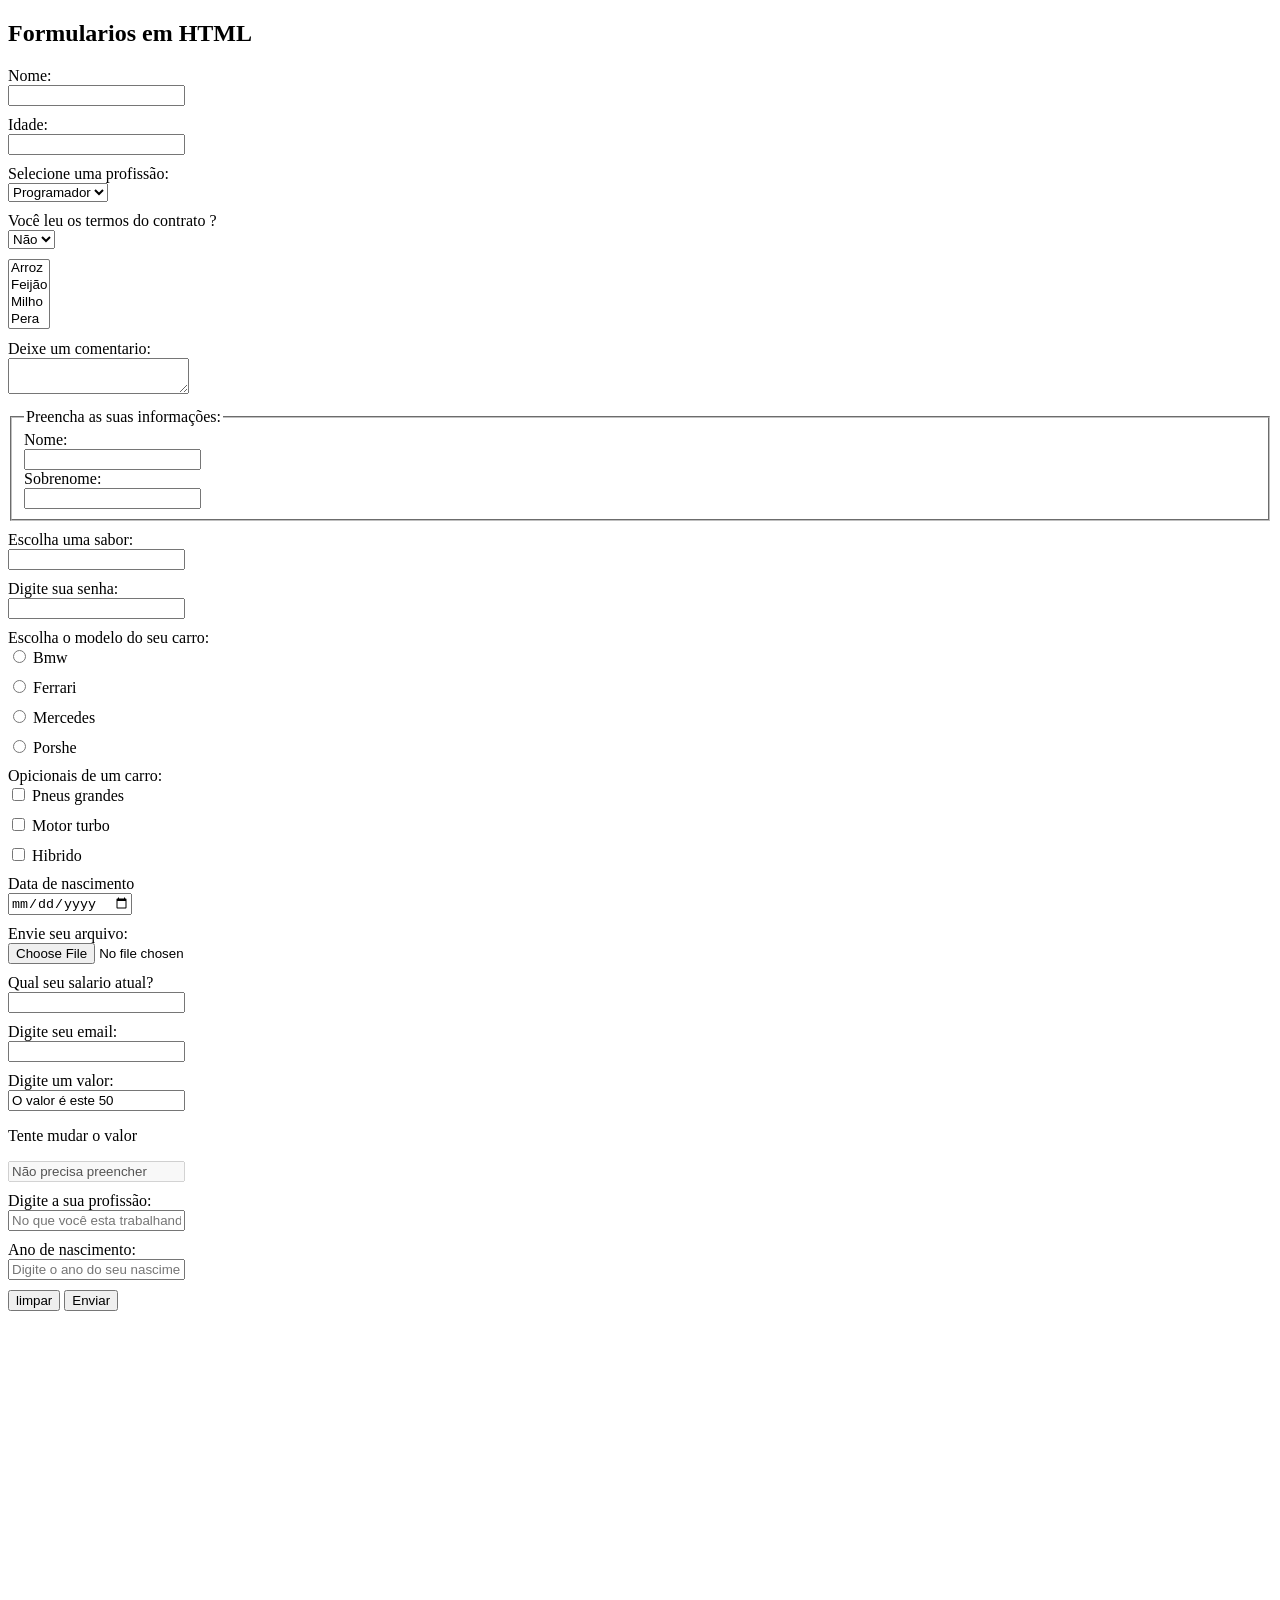
<file: FORM/index.html>
<!DOCTYPE html>
<html lang="pt-br">
<head>
    <meta charset="UTF-8">
    <meta name="viewport" content="width=device-width, initial-scale=1.0">
    <title>Formulario</title>
    <link rel="stylesheet" href="css/styles.css">
</head>
<body>
    <h2>Formularios em HTML</h2>
    <!-- Primeiro formulario -->
     <!-- Atributos do formulario -->
    <form action="register.php" method="get">
        <div>
            <label for="nome">Nome:</label>
            <input type="text">
        </div>
        <!-- Atributo name -->
        <!-- Atributo LABEL --> 
         <div>
            <label for="age">Idade:</label>
            <input type="text" name="age" >
         </div>
         <!-- Select -->
          <div>
            <label for="job">Selecione uma profissão:</label>
            <select name="job">
                <option value="programador">Programador</option>
                <option value="tester">Tester/QA</option>
                <option value="devops">Devops</option>
            </select>
          </div>
         <!-- Atributo selected -->
          <div>
            <label for="contratct">Você leu os termos do contrato ?</label>
            <select name="contract">
                <option value="sim">Sim</option>
                <option value="nao" selected>Não</option>
            </select>
          </div>

         <!-- Multiplas opções -->
          <div>
            <label for="items">
                <select name="items" multiple>
                    <option value="arroz">Arroz</option>
                    <option value="feijao">Feijão</option>
                    <option value="milho">Milho</option>
                    <option value="pera">Pera</option>
                </select>
            </label>
          </div>
          <!-- Textarea -->
           <div>
            <label for="coment">Deixe um comentario:</label>
            <textarea name="coment"></textarea>
           </div>
          <!-- Fieldset e legend -->
           <div>
            <fieldset>
                <legend>Preencha as suas informações:</legend>
                <label for="firstname">Nome:</label>
                <input type="firstname">
                <label for="lastname">Sobrenome:</label>
                <input type="lastname">
            </fieldset>
           </div>
           <!-- Datalist -->
           <div>
            <label for="flavor">Escolha uma sabor:</label>
            <input type="text" list="flavors" name="flavor">

            <datalist id="flavors">
                <option value="cereja"></option>
                <option value="chocolate"></option>
                <option value="flocos"></option>
                <option value="morango"></option>
            </datalist>
           </div>

           <!-- Input senhas-->
            <div>
                <label for="password">Digite sua senha:</label>
                <input type="password" name="password">
            </div>
           <!-- Radio button -->
            <div>
                <label for="car_model">Escolha o modelo do seu carro:</label>
                <div class="radio">
                    <input type="radio" value="Bmw" name="car_model">
                    <label for="Bmw">Bmw</label>
                </div>
                <div class="radio">
                    <input type="radio" value="Ferrari" name="car_model">
                    <label for="Ferrari">Ferrari</label>
                </div>
                <div class="radio">
                    <input type="radio" value="Mercedes" name="car_model">
                    <label for="Mercedes">Mercedes</label>
                </div>
                <div class="radio">
                    <input type="radio" value="Porshe" name="car_model">
                    <label for="Porshe">Porshe</label>
                </div>
            </div>
            <!-- Checkbox -->
             <div>
                <label for="optional">Opicionais de um carro:</label>
                <div class="radio">
                    <input type="checkbox" value="big_tiries" name="optiona{}">
                    <label for="big_tiries">Pneus grandes</label>
                </div>
                <div class="radio">
                    <input type="checkbox" value="turbo_engine" name="optiona{}">
                    <label for="turbo_engine">Motor turbo</label>
                </div>
                <div class="radio">
                    <input type="checkbox" value="hybrid" name="optiona{}">
                    <label for="hybrid">Hibrido</label>
                </div>
             </div>
             
            <!-- input data -->
             <div>
                <label for="birthday">Data de nascimento</label>
                <input type="date" name="birthday">
             </div>

            <!-- Enviando arquivos -->
             <div>
                <label for="image">Envie seu arquivo:</label>
                <input type="file" name="image">
             </div>
             
            <!-- Input para numeros -->
             <div>
                <label for="salary">Qual seu salario atual?</label>
                <input type="number" name="salary">
             </div>
             
            <!-- Input para email -->
             <div>
                <label for="email">Digite seu email:</label>
                <input type="email" name="email">
             </div>
             
            <!-- Atributo value -->
             <div>
                <label for="value">Digite um valor:</label>
                <input type="text" value="O valor é este 50" name="value">
             </div>

            <!-- Atributo disabled -->
             <div>
                <p>Tente mudar o valor</p>
                <input type="text" value="Não precisa preencher" disabled>
             </div>
             
            <!-- placeholder -->
             <div>
                <label for="currentjob">Digite a sua profissão:</label>
                <input type="text" name="currentjob" placeholder="No que você esta trabalhando agora ?">
             </div>
             
            <!-- Required -->
             <div>
                <label for="birthyear">Ano de nascimento:</label>
                <input type="text" name="birthyear" placeholder="Digite o ano do seu nascimento" required> 
             </div>
        <!-- Resetar form -->
         <input type="reset" value="limpar">    
        <!-- Enviando dados do formulario -->
         <input type="submit" value="Enviar"> 
    </form>
</body>
</html>
</file>
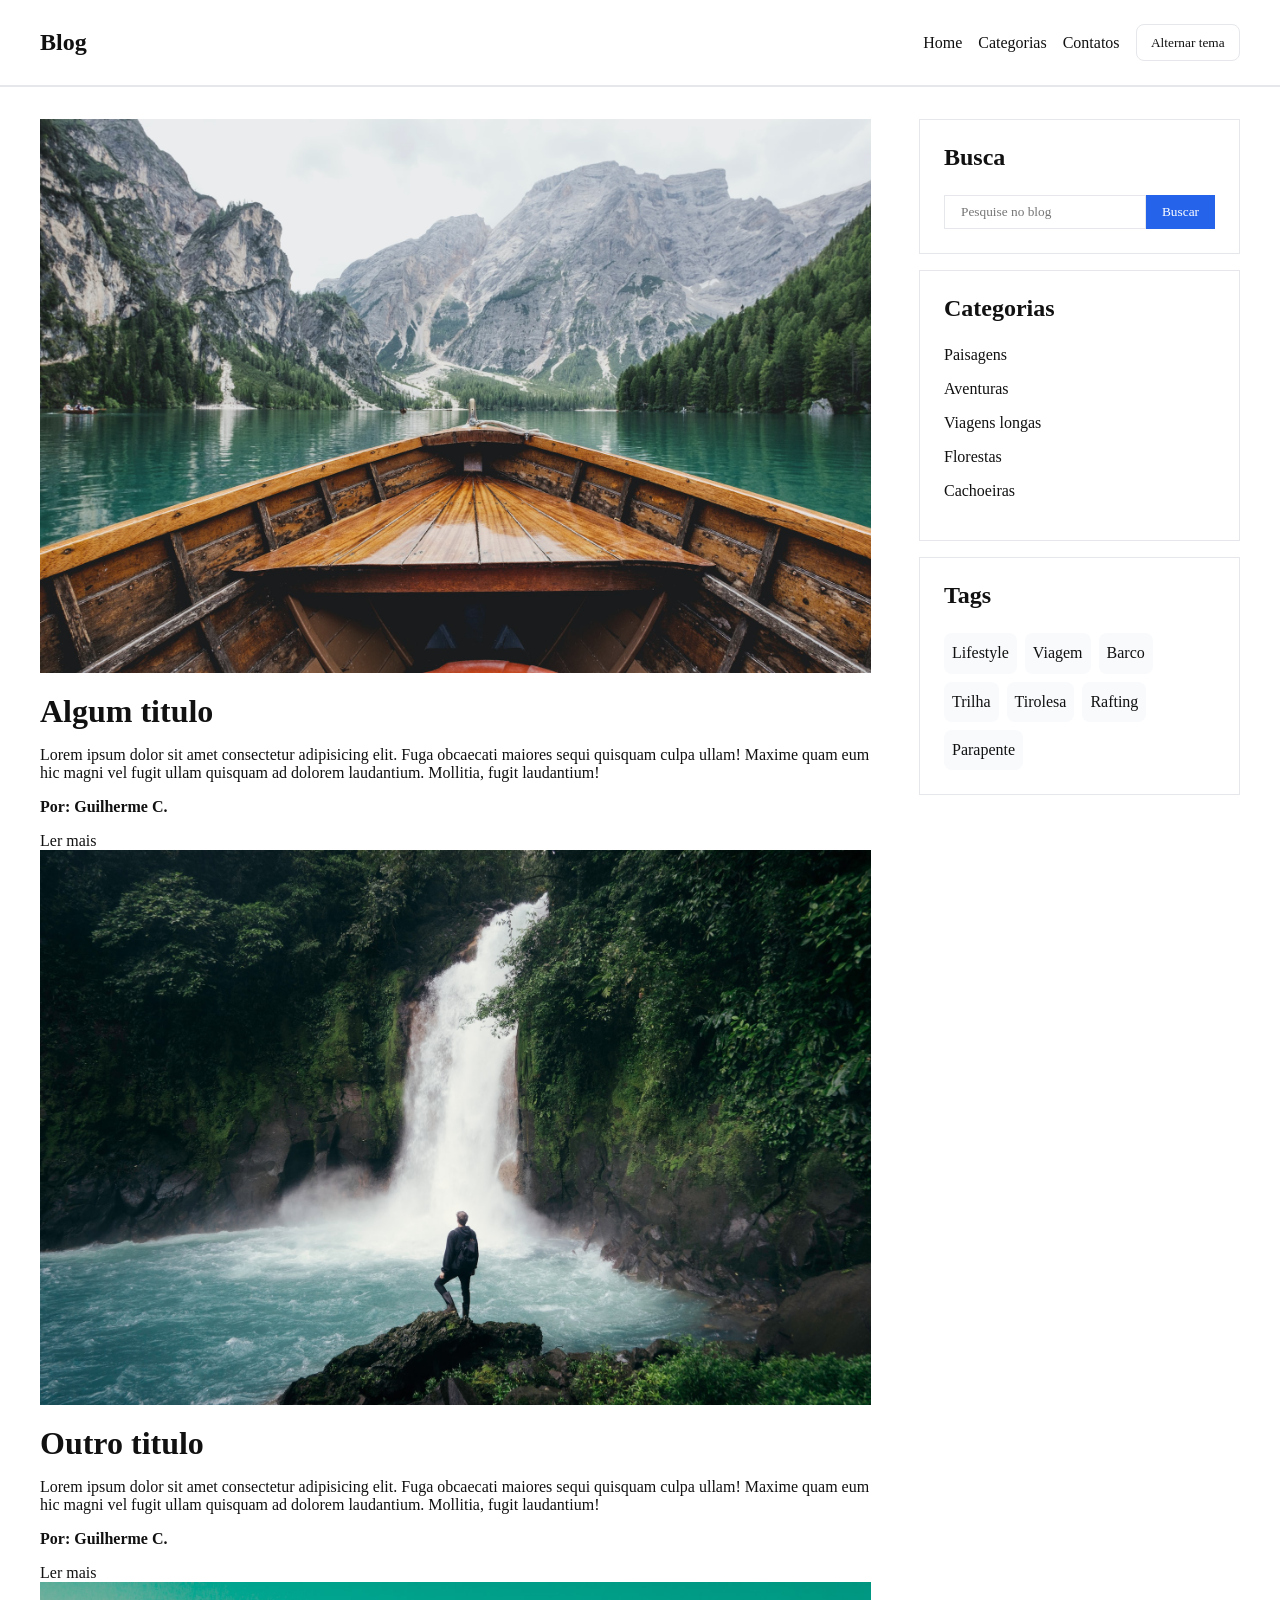
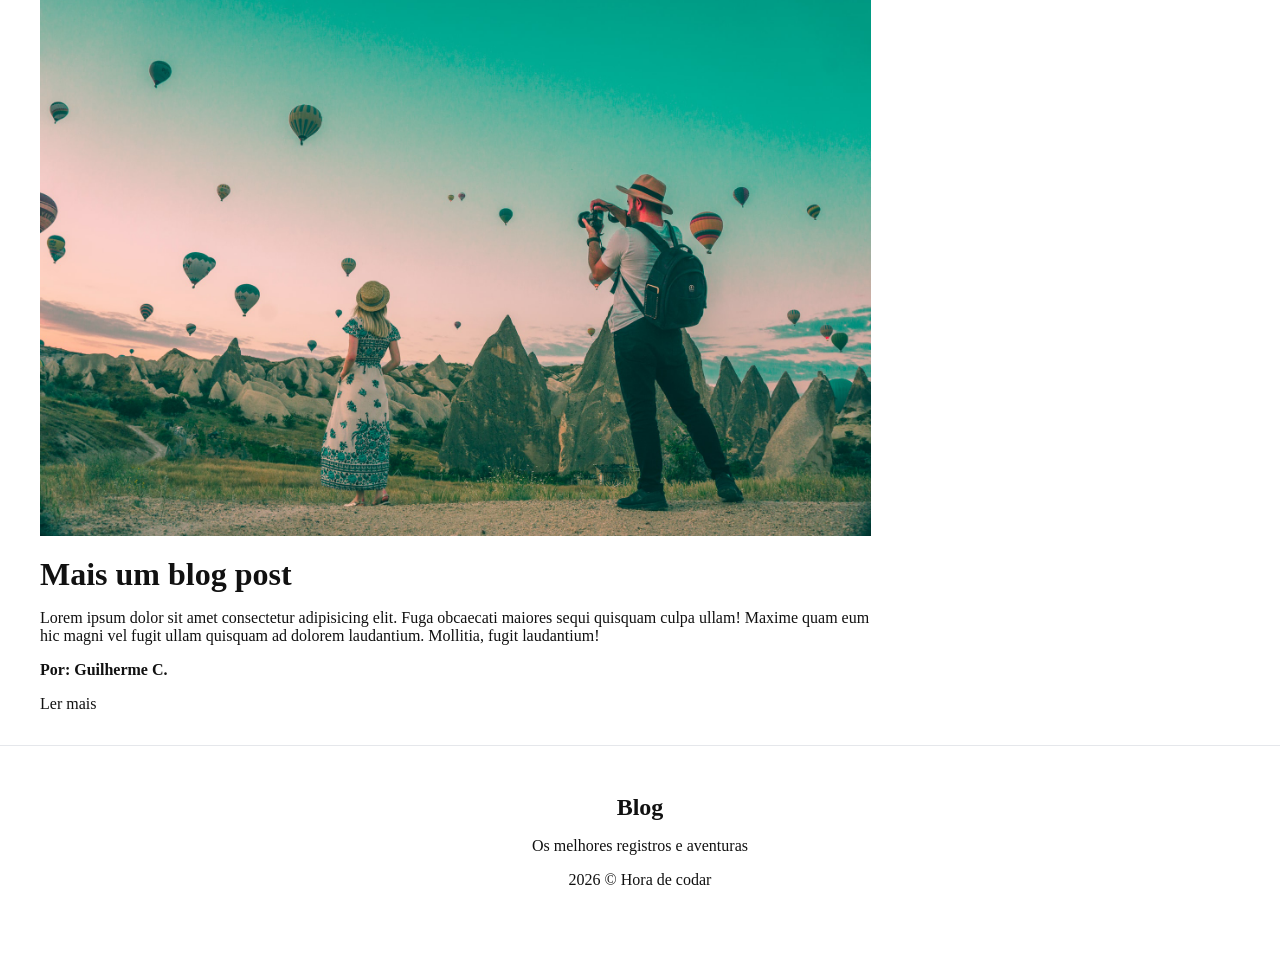
<file: HTML_SEMANTICO/index.html>
<!DOCTYPE html>
<html lang="en">
<head>
    <meta charset="UTF-8">
    <meta name="viewport" content="width=device-width, initial-scale=1.0">
    <title>Blog semantico</title>
    <link rel="stylesheet" href="css/styles.css">
    <script src="script/script.js" defer></script>
</head>
<body>
    <header>
        <nav id="navbar">
            <div id="navbar-inner">
                <h2>Blog</h2>
                <ul id="nav-links">
                    <li><a href="#">Home</a></li>
                    <li><a href="#">Categorias</a></li>
                    <li><a href="#">Contatos</a></li>
                    <li><button id="btntema" class="btn">Alternar tema</button></li>
                </ul>
            </div>
        </nav>
    </header>
    <div class="container">
        <main id="posts-container">
            <article class="post">
                <img src="img/f1.jpg" alt="Passeio de barco">
                <h3 class="title"><a href="#">Algum titulo</a></h3>
                <p class="description">Lorem ipsum dolor sit amet consectetur adipisicing elit. Fuga obcaecati maiores sequi quisquam culpa ullam! Maxime quam eum hic magni vel fugit ullam quisquam ad dolorem laudantium. Mollitia, fugit laudantium!</p>
                <p class="author">Por: Guilherme C.</p>
                <a href="#">Ler mais</a>
            </article>
            <article class="post">
                <img src="img/f2.jpg" alt="Cachoeira">
                <h3 class="title"><a href="#">Outro titulo</a></h3>
                <p class="description">Lorem ipsum dolor sit amet consectetur adipisicing elit. Fuga obcaecati maiores sequi quisquam culpa ullam! Maxime quam eum hic magni vel fugit ullam quisquam ad dolorem laudantium. Mollitia, fugit laudantium!</p>
                <p class="author">Por: Guilherme C.</p>
                <a href="#">Ler mais</a>
            </article>
            <article class="post">
                <img src="img/f3.jpg" alt="Balões">
                <h3 class="title"><a href="#">Mais um blog post</a></h3>
                <p class="description">Lorem ipsum dolor sit amet consectetur adipisicing elit. Fuga obcaecati maiores sequi quisquam culpa ullam! Maxime quam eum hic magni vel fugit ullam quisquam ad dolorem laudantium. Mollitia, fugit laudantium!</p>
                <p class="author">Por: Guilherme C.</p>
                <a href="#">Ler mais</a>
            </article>
        </main>
        <aside id="side-bar">
            <section id="search-bar">
                <h4>Busca</h4>
                <form>
                    <input type="text" placeholder="Pesquise no blog">
                    <input type="submit" value="Buscar">
                </form>
            </section>
            <section id="categories">
                <h4>Categorias</h4>
                <nav>
                    <ul>
                        <li><a href="#">Paisagens</a></li>
                        <li><a href="#">Aventuras</a></li>
                        <li><a href="#">Viagens longas</a></li>
                        <li><a href="#">Florestas</a></li>
                        <li><a href="#">Cachoeiras</a></li>
                    </ul>
                </nav>
            </section>
            <section id="tags">
                <h4>Tags</h4>
                <div id="tags-container">
                    <a href="#">Lifestyle</a>
                    <a href="#">Viagem</a>
                    <a href="#">Barco</a>
                    <a href="#">Trilha</a>
                    <a href="#">Tirolesa</a>
                    <a href="#">Rafting</a>
                    <a href="#">Parapente</a>
                </div>
            </section>
        </aside>
    </div>
    <footer id="footer">
        <h2>Blog</h2>
        <p>Os melhores registros e aventuras</p>
        <p>2026 &copy; Hora de codar</p>
    </footer>
</body>
</html>
</file>
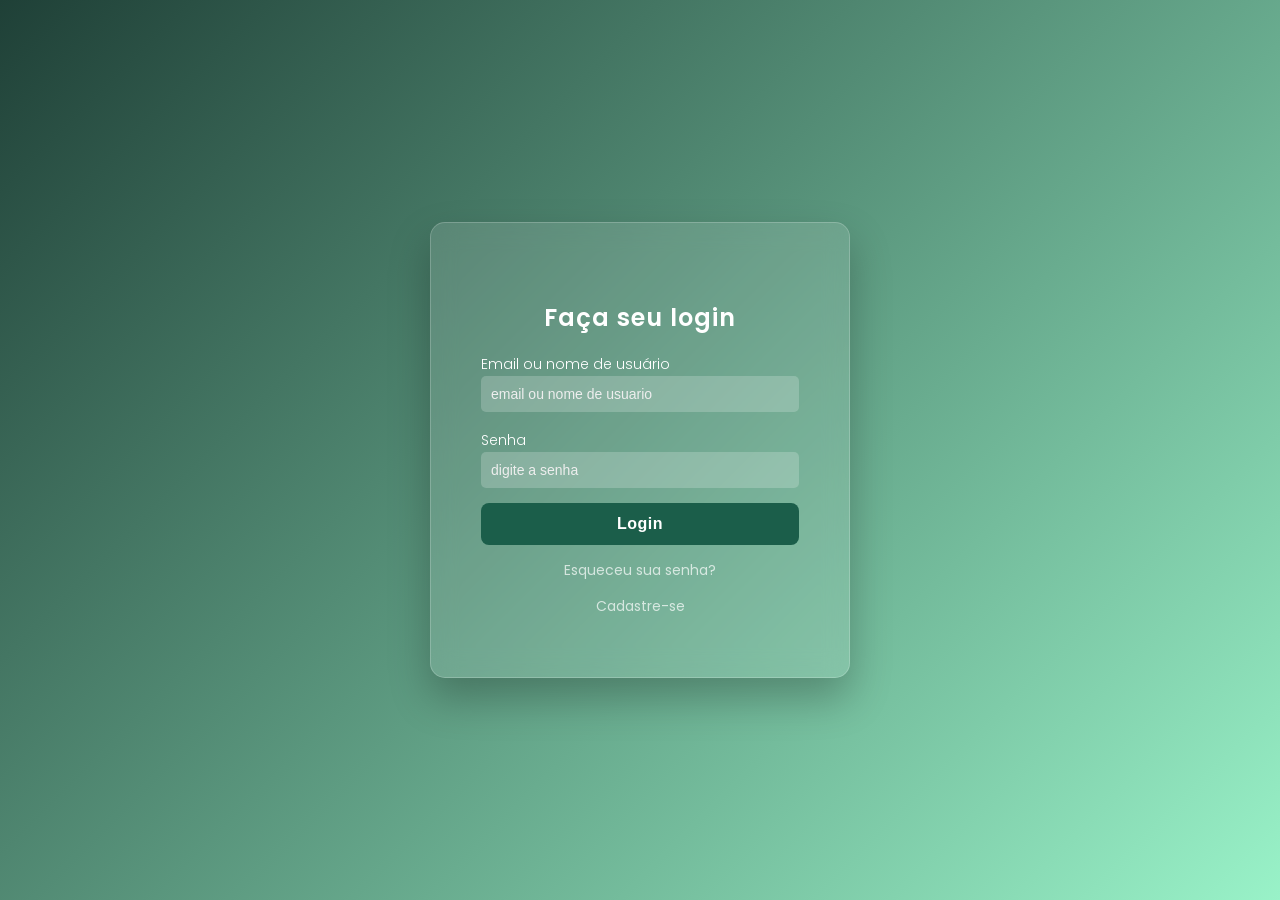
<file: LOGIN_EX/index.html>
<!DOCTYPE html>
<html lang="pt-br">
<head>
    <meta charset="UTF-8">
    <meta name="viewport" content="width=device-width, initial-scale=1.0">
    <title>Login page</title>
    <link rel="stylesheet" href="css/styles.css">
    <link href="https://fonts.googleapis.com/css2?family=Poppins:wght@300;400;600&display=swap" rel="stylesheet">
</head>
<body>
    <div class="container">
        <h1 class="title">Faça seu login</h1>
        <div class="login">
            <form action="#" method="post">
                <label for="usuario">Email ou nome de usuário</label>
                <input type="text" autocomplete="username" id="usuario" name="usuario" placeholder="email ou nome de usuario" required>
                <label for="senha">Senha</label>
                <input type="password" id="senha" name="senha" placeholder="digite a senha"  autocomplete="current-password" required>
                <button type="submit">Login</button>
            </form>
            <a href="#">Esqueceu sua senha?</a>
            <a href="#">Cadastre-se</a>
        </div>
    </div>
</body>
</html>
</file>
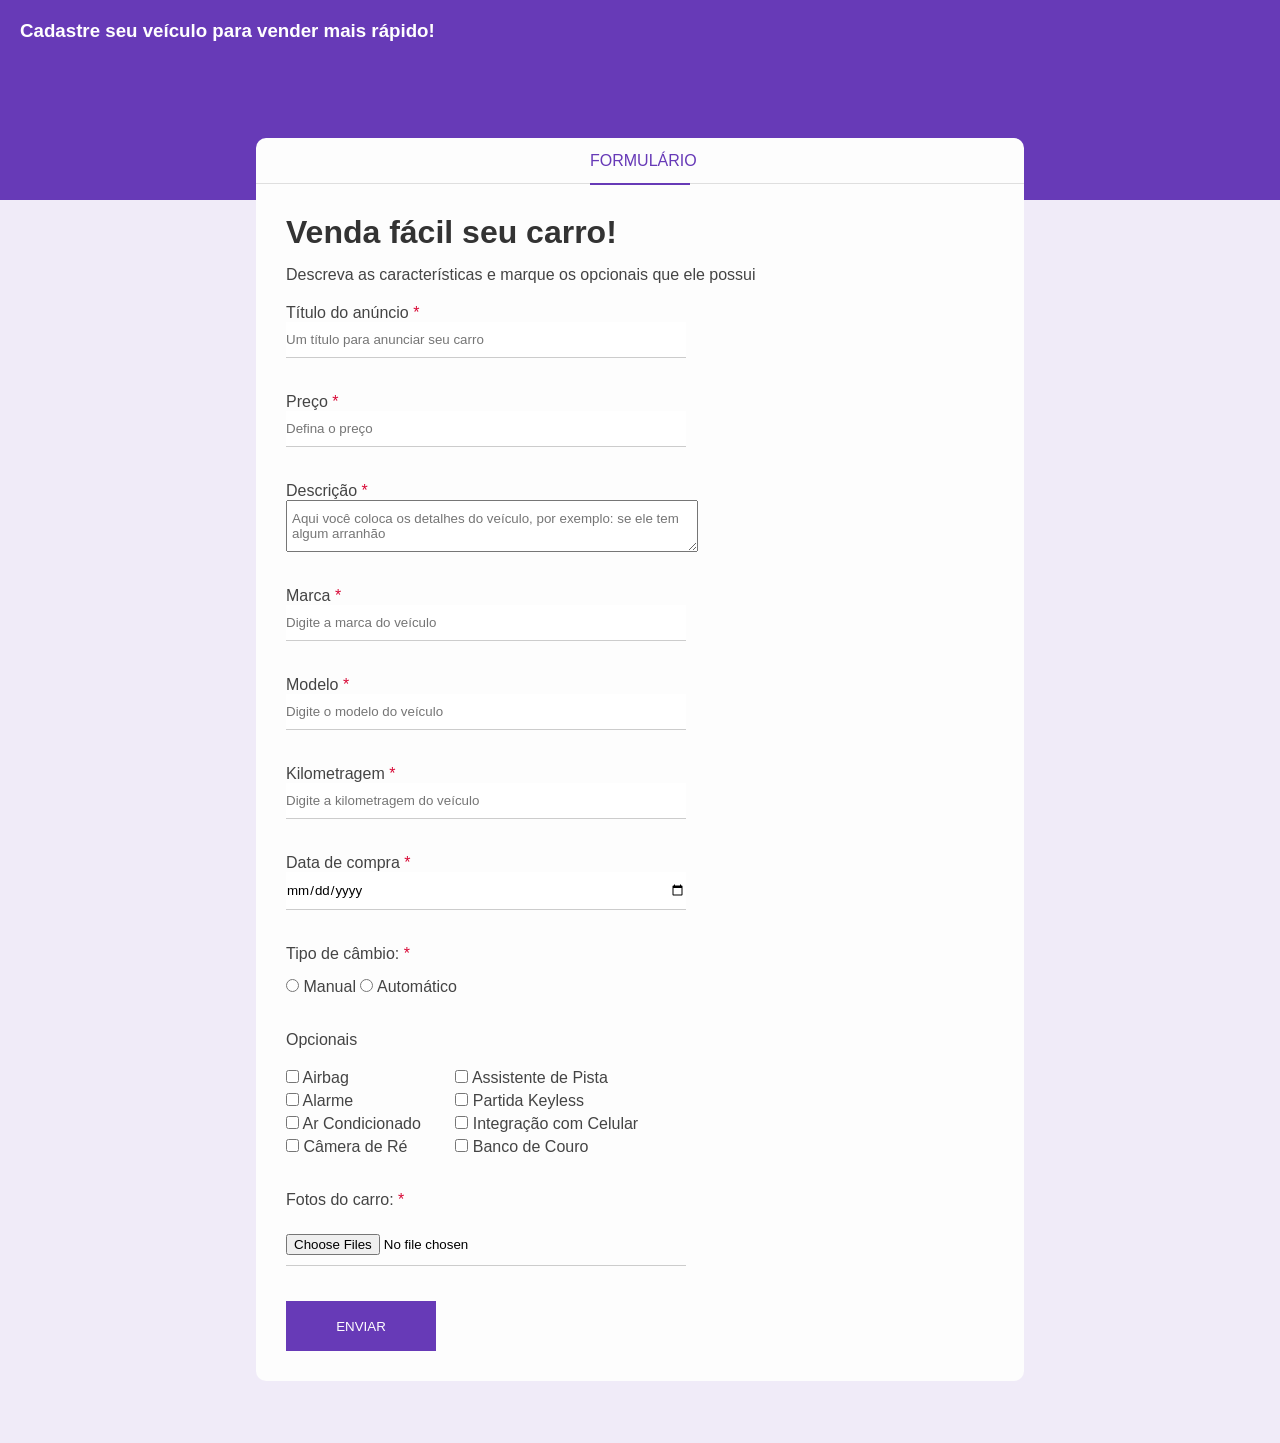
<file: PROJETO_FORMULARIO/index.html>
<!DOCTYPE html>
<html lang="pt-br">
<head>
    <meta charset="UTF-8">
    <meta name="viewport" content="width=device-width, initial-scale=1.0">
    <title>Venda seu carro</title>
    <link rel="stylesheet" href="css/styles.css">
</head>
<body>
    <div class="container">
      <div class="header">
        <h3>Cadastre seu veículo para vender mais rápido!</h3>
      </div>
      <div class="form-container">
        <div class="form-header">
          <p>Formulário</p>
        </div>
        <div class="form-body">
          <h1 class="form-title">Venda fácil seu carro!</h1>
          <p>
            Descreva as características e marque os opcionais que ele possui
          </p>
          <form>
            <div class="box-input">
              <label for="title"
                >Título do anúncio <span class="required-field">*</span></label
              >
              <input
                type="text"
                name="title"
                id="title"
                class="block"
                placeholder="Um título para anunciar seu carro"
                minlength="1"
                maxlength="30"
                required
              />
            </div>
            <div class="box-input">
              <label for="price"
                >Preço <span class="required-field">*</span></label
              >
              <input
                type="number"
                name="price"
                id="price"
                class="block"
                placeholder="Defina o preço"
                required
              />
            </div>
            <div class="box-input">
              <label for="description"
                >Descrição <span class="required-field">*</span></label
              >
              <textarea
                name="description"
                id="description"
                class="block"
                placeholder="Aqui você coloca os detalhes do veículo, por exemplo: se ele tem algum arranhão"
              ></textarea>
            </div>
            <div class="box-input">
              <label for="brand"
                >Marca <span class="required-field">*</span></label
              >
              <input
                type="text"
                name="brand"
                id="brand"
                class="block"
                placeholder="Digite a marca do veículo"
                required
              />
            </div>
            <div class="box-input">
              <label for="model"
                >Modelo <span class="required-field">*</span></label
              >
              <input
                type="text"
                name="model"
                id="model"
                class="block"
                placeholder="Digite o modelo do veículo"
                required
              />
            </div>
            <div class="box-input">
              <label for="mileage"
                >Kilometragem <span class="required-field">*</span></label
              >
              <input
                type="number"
                name="mileage"
                id="mileage"
                class="block"
                placeholder="Digite a kilometragem do veículo"
                required
              />
            </div>
            <div class="box-input">
              <label for="purchase_date"
                >Data de compra <span class="required-field">*</span></label
              >
              <input
                type="date"
                name="purchase_date"
                id="purchase_date"
                class="block"
                required
              />
            </div>
            <div class="box-input">
              <p>Tipo de câmbio: <span class="required-field">*</span></p>
              <input type="radio" id="manual" name="gear" />
              <label for="manual">Manual</label>
              <input type="radio" id="auto" name="gear" />
              <label for="auto">Automático</label>
            </div>
            <div class="optional-box">
              <p>Opcionais</p>
              <ul class="optional-list">
                <li>
                  <input
                    type="checkbox"
                    id="airbag"
                    name="optional[]"
                    value="airbag"
                  />
                  <label for="airbag">Airbag</label>
                </li>
                <li>
                  <input
                    type="checkbox"
                    id="alarm"
                    name="optional[]"
                    value="alarm"
                  />
                  <label for="alarm">Alarme</label>
                </li>
                <li>
                  <input type="checkbox" id="ac" name="optional[]" value="ac" />
                  <label for="ac">Ar Condicionado</label>
                </li>
                <li>
                  <input
                    type="checkbox"
                    id="reverse_camera"
                    name="optional[]"
                    value="reverse_camera"
                  />
                  <label for="reverse_camera">Câmera de Ré</label>
                </li>
              </ul>
            </div>
            <div class="optional-box">
              <ul class="optional-list">
                <li>
                  <input
                    type="checkbox"
                    id="lane_assist"
                    name="optional[]"
                    value="lane_assist"
                  />
                  <label for="lane_assist">Assistente de Pista</label>
                </li>
                <li>
                  <input
                    type="checkbox"
                    id="keyless"
                    name="optional[]"
                    value="keyless"
                  />
                  <label for="keyless">Partida Keyless</label>
                </li>
                <li>
                  <input
                    type="checkbox"
                    id="smartphone"
                    name="optional[]"
                    value="smartphone"
                  />
                  <label for="smartphone">Integração com Celular</label>
                </li>
                <li>
                  <input
                    type="checkbox"
                    id="leather_seat"
                    name="optional[]"
                    value="leather_seat"
                  />
                  <label for="leather_seat">Banco de Couro</label>
                </li>
              </ul>
            </div>
            <div class="box-input">
              <p>Fotos do carro: <span class="required-field">*</span></p>
              <input
                type="file"
                multiple
                accept="image/png, image/jpg"
                id="images"
                name="images"
                required
              />
            </div>
            <input type="submit" value="Enviar" class="btn-submit" />
          </form>
        </div>
      </div>
    </div>
</body>
</html>
</file>
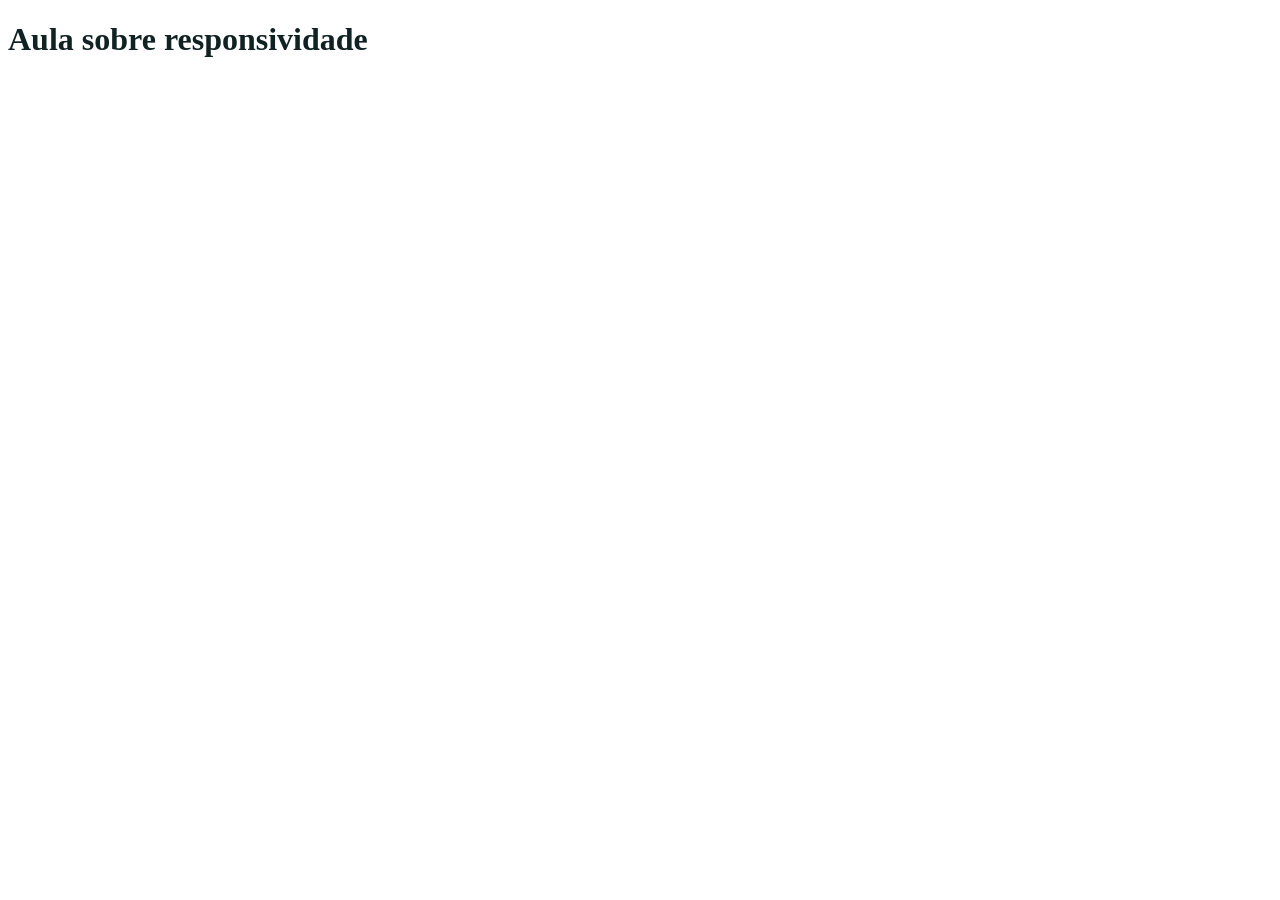
<file: responsividade/index.html>
<!DOCTYPE html>
<html lang="pt-br">
<head>
    <meta charset="UTF-8">
    <meta name="viewport" content="width=device-width, initial-scale=1.0">
    <title>Responsividade</title>
    <link rel="stylesheet" href="css/styles.css">
</head>
<body>
    <!-- Media query -->
     <h1>Aula sobre responsividade</h1>
</body>
</html>
</file>
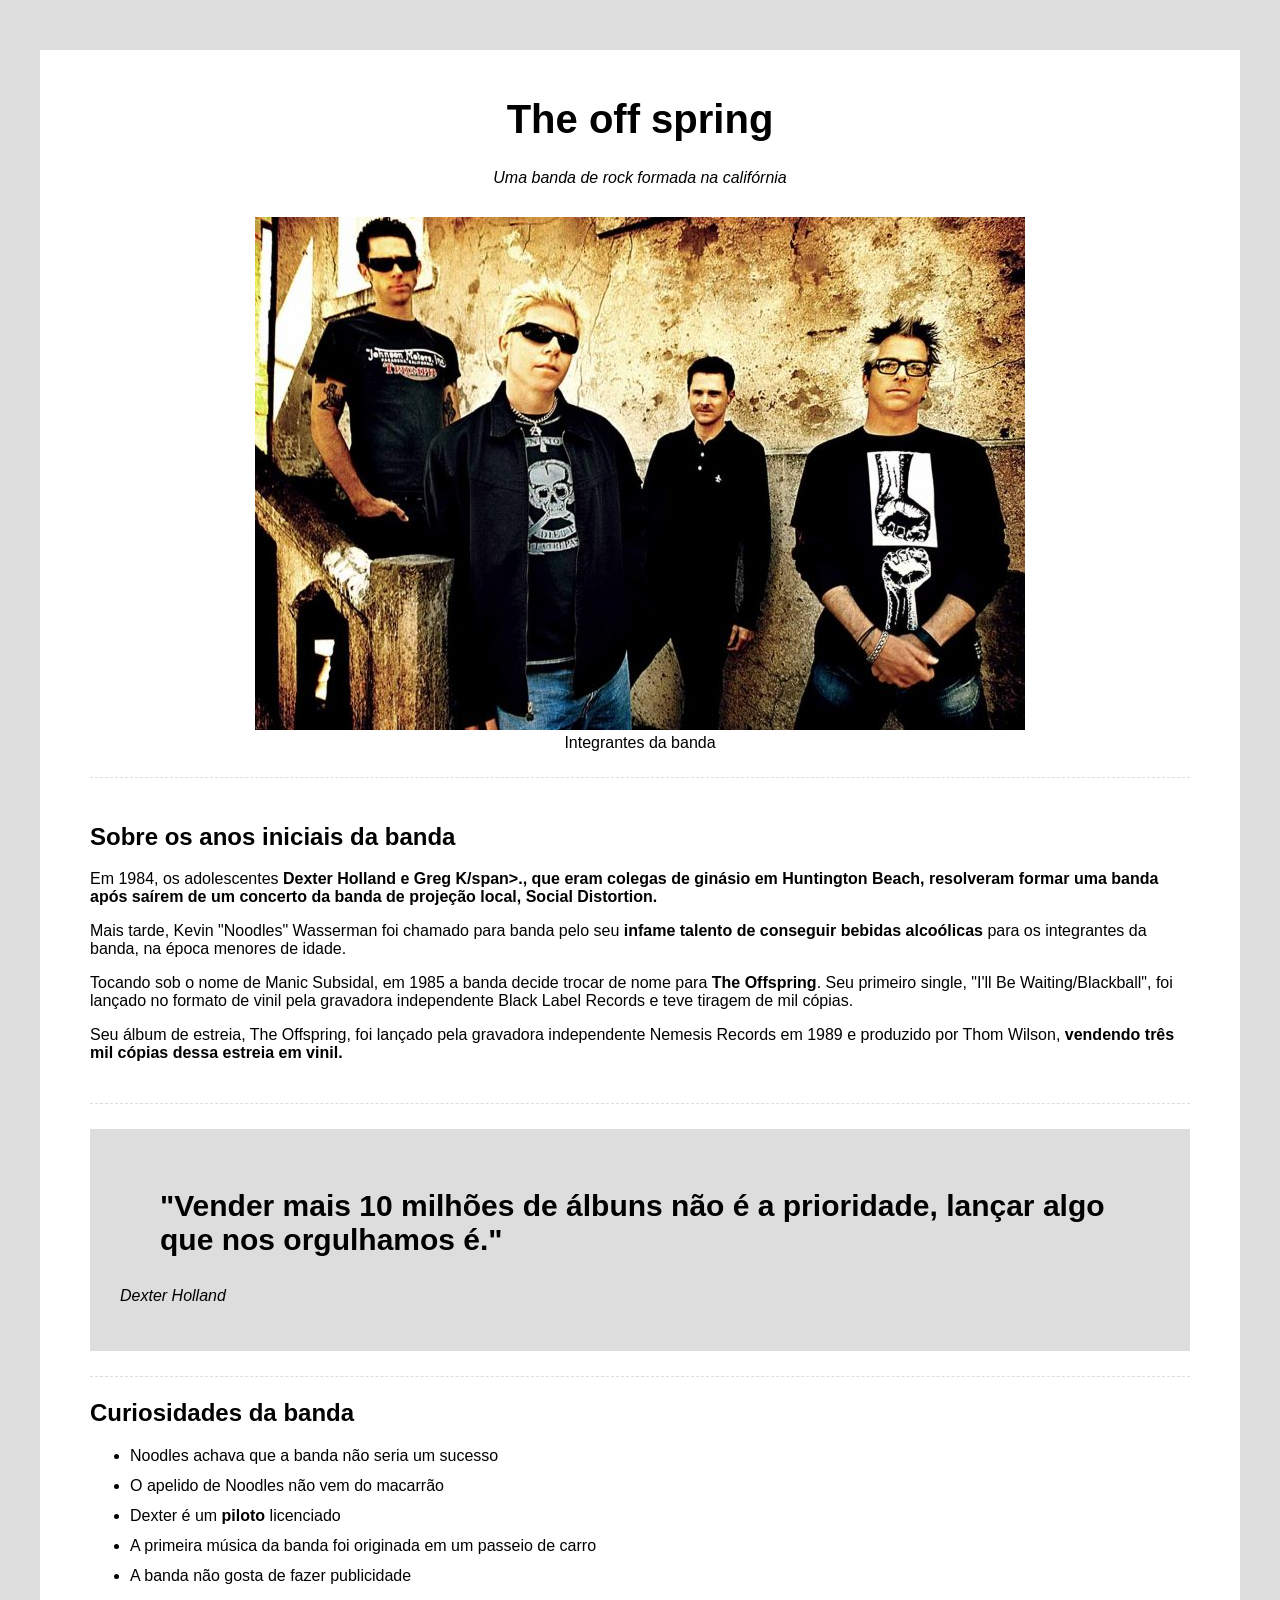
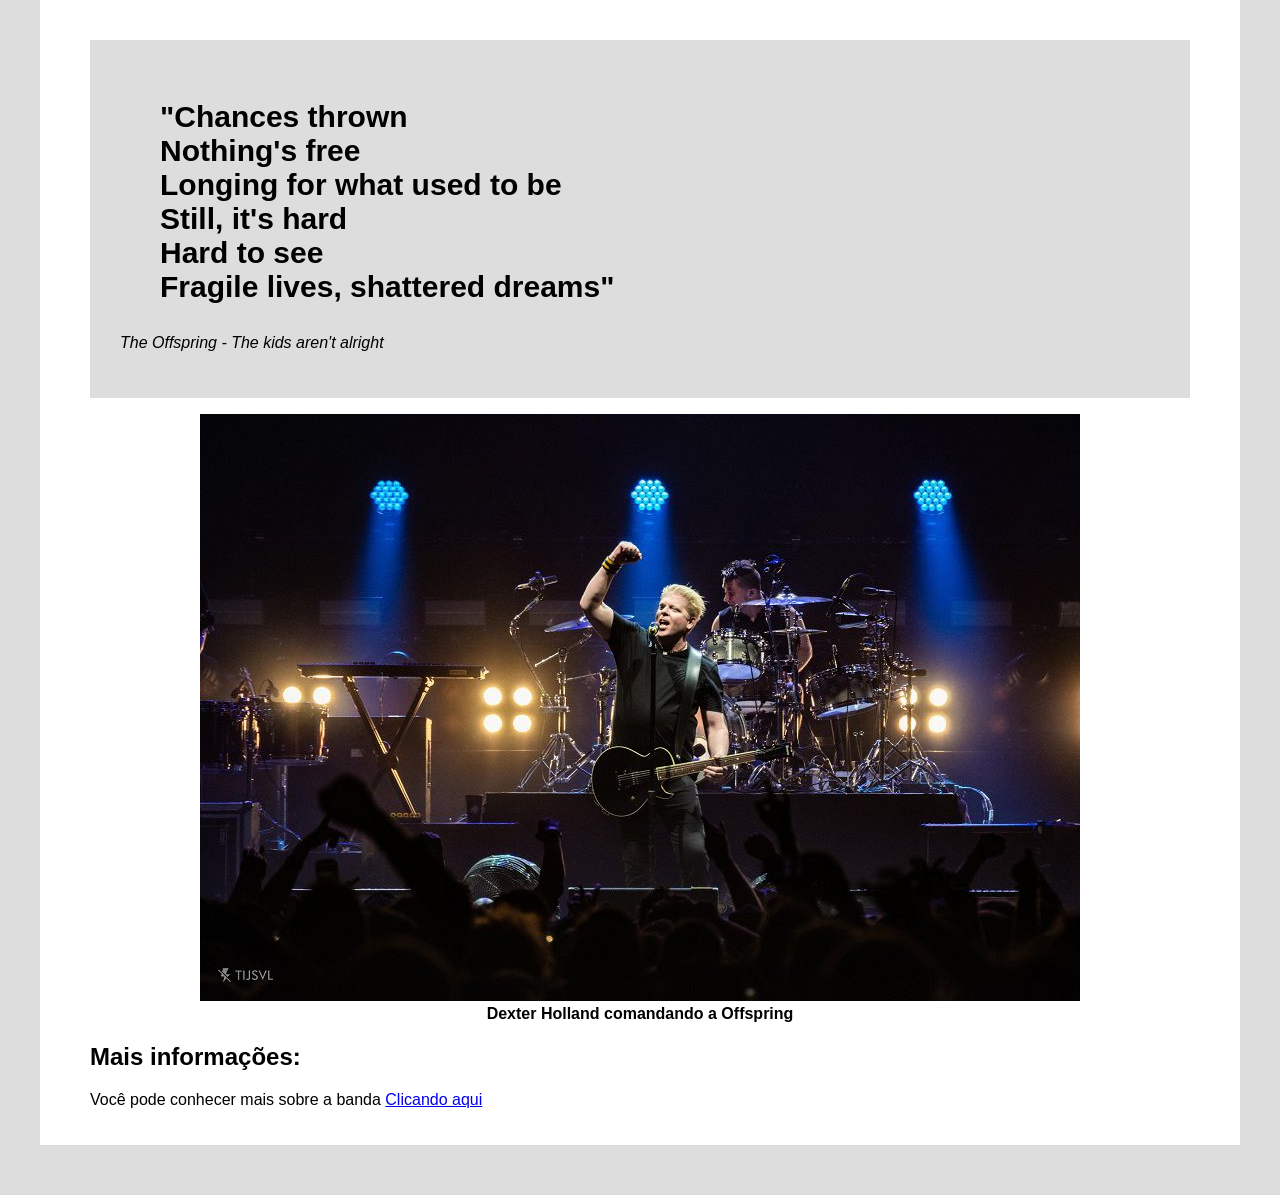
<file: TRIBUTO/index.html>
<!DOCTYPE html>
<html lang="en">
<head>
    <meta charset="UTF-8">
    <meta name="viewport" content="width=device-width, initial-scale=1.0">
    <title>Página de Tributo: The offspring</title>
    <link rel="stylesheet" href="css/styles.css">
</head>
<body>
    <div class="container">
        <!-- cabeçalho -->
        <div class="header">
        <h1 class="main-title">The off spring</h1>
        <p class="main-paragraph">Uma banda de rock formada na califórnia</p>
        </div>
        <!-- imagem de destaque <-->
         <div class="featured-image">
            <figure>
                <img src="img/offspring_1.jpg" alt="A banda The offspring">
                <figcaption>Integrantes da banda</figcaption>
            </figure>
         </div>
         <!-- Biografia -->
          <div class="biography-container">
            <h2>Sobre os anos iniciais da banda</h2>
            <p>Em 1984, os adolescentes
          <span class="bold">Dexter Holland e Greg K/span>., que eram colegas
          de ginásio em Huntington Beach, resolveram formar uma banda após
          saírem de um concerto da banda de projeção local, Social Distortion.</p>
          <p> Mais tarde, Kevin "Noodles" Wasserman foi chamado para banda pelo seu
          <span class="bold"
            >infame talento de conseguir bebidas alcoólicas</span
          >
          para os integrantes da banda, na época menores de idade.</p>
          <p>
          Tocando sob o nome de Manic Subsidal, em 1985 a banda decide trocar de
          nome para <span class="bold">The Offspring</span>. Seu primeiro
          single, "I'll Be Waiting/Blackball", foi lançado no formato de vinil
          pela gravadora independente Black Label Records e teve tiragem de mil
          cópias.
        </p>
        <p>
          Seu álbum de estreia, The Offspring, foi lançado pela gravadora
          independente Nemesis Records em 1989 e produzido por Thom Wilson,
          <span class="bold">
            vendendo três mil cópias dessa estreia em vinil.</span
          >
        </p>
          </div>
             <!-- Container de citação -->
              <div class="quotes-container">
                <blockquote>
                    "Vender mais 10 milhões de álbuns não é a prioridade, lançar algo que
                nos orgulhamos é." 
                </blockquote>
                <p>Dexter Holland</p>
            </div>
            <!-- Curiosidades -->
             <div class="curiosities-container">
                <h2>Curiosidades da banda</h2>
                <ul>
                   <li>Noodles achava que a banda não seria um sucesso</li> 
                   <li>O apelido de Noodles não vem do macarrão</li> 
                   <li>Dexter é um <span class="bold">piloto</span> licenciado</li> 
                   <li>A primeira música da banda foi originada em um passeio de carro</li> 
                   <li>A banda não gosta de fazer publicidade</li> 
                </ul>
             </div>
             <!-- Segunda citação -->
              <div class="quotes-container">
                <blockquote>
                 "Chances thrown <br />
                 Nothing's free <br />
                 Longing for what used to be <br />
                 Still, it's hard <br />
                 Hard to see <br />
                 Fragile lives, shattered dreams"
                </blockquote>
                <p>The Offspring - The kids aren't alright</p>
              </div>
              <!-- Segunda imagem -->
               <div class="img-bold">
                <figure>
                    <img src="img/offspring_2.jpeg" alt="The offspring em um show">
                    <figcaption>Dexter Holland comandando a Offspring</figcaption>
                </figure>
               </div>
               <!-- Mais informações -->
                <div class="moreinfo-container">
                    <h2>Mais informações:</h2>
                    <p>Você pode conhecer mais sobre a banda <a href="http://pt.wikipedia.org/wiki/The_Offspring">Clicando aqui</a></p>
                </div>      
    </div>
</body>
</html>
</file>
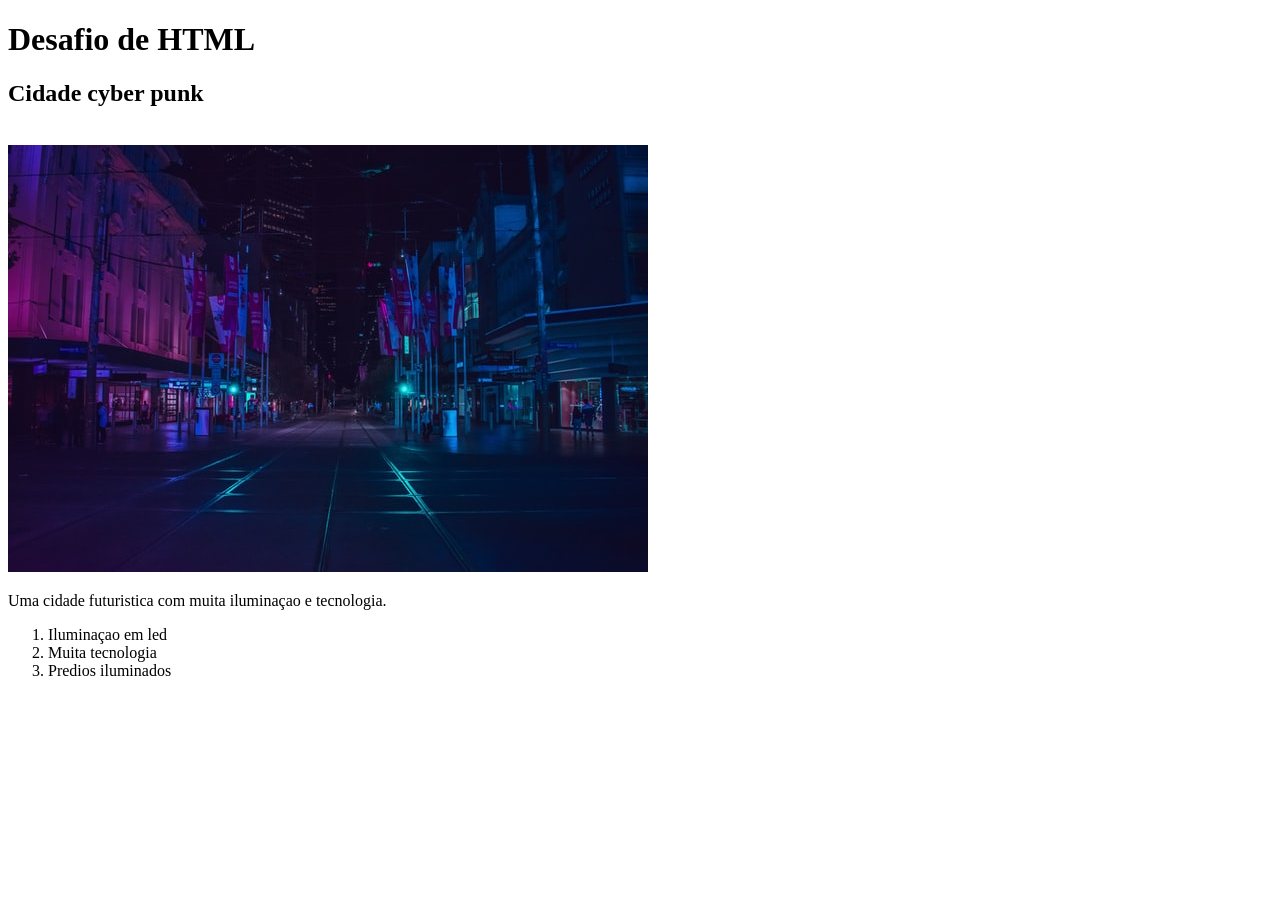
<file: 2_html/index2.html>
<!DOCTYPE html>
<html lang="pt-br">
<head>
    <meta charset="UTF-8">
    <meta name="viewport" content="width=device-width, initial-scale=1.0">
    <title>Desafio 1</title>
</head>
<body>
    <h1>Desafio de HTML</h1>
    <h2>Cidade cyber punk</h2>
    <br>
    <img src="img/city.jpg" alt="Cidade cyber punk">
    <p>Uma cidade futuristica com muita iluminaçao e tecnologia.</p>

    <ol>
        <li>Iluminaçao em led</li>
        <li>Muita tecnologia</li>
        <li>Predios iluminados</li>
    </ol>
</body>
</html>
</file>
<file: css/estilos/style.css>
/* 4 external css*/

body {
    padding: 500px;
}

h3 {
    color: green;
    font-size: 30px;
}

/* classes */

.paragraph {
    background-color: black;
    color: aqua;
    padding: 5px;
}

/* id */

#exclusive-title {
    background-color: violet;
    color: yellow;
    padding: 5px;
}

h2 {
    border-bottom: solid red;
}

.titulo {
    border-bottom: solid blue;
}

#algum-titulo {
    border-bottom: solid green;
}

/* nome de cores */
.color-name {
    color: rgb(129, 2, 27);
}

.hex {
    color: #56a599;
}

/* hex simplificado */

.hex-simple {
    color: #333;
}

.hex-simple-2 {
    color: #a5f;
}

/* rgb */
.rgb {
    color: rgb(255, 0, 0);
}

.mixed-rgb {
    color: rgb(158, 25, 17);
}

/* rgba */
.rgba {
    color: rgba(199, 100, 50, 0.3);
}

/* hsl */
.hsl {
    color: hsl(200, 60%, 30%);
    background-color: rgba(20, 20, 30, 0.2);  
}   

.hsl-2 {
    color: hsl(100, 50%, 20%);
}

/* Background-color */ 
.bg {
    background-color: #000;
    color: #fff;
    border-radius: 5px;
}

.bg-2 {
    background-color: #000;
    color: #275;
    border-radius: 5px;
    border-bottom: none;
}

/* opacidade */
.opa {
    color: #000;
    background-color: #999;
    opacity: 0.2;
}

.opa-2 {
    color: #000;
    background-color: #999;
    opacity: 0.8;
}

/* Rgba com opacidade */
.rgba-opacidade {
    color: #000;
    background-color: rgba(90, 120, 20, 0.2)
}

/* bg image */
.bg-image {
    background-image: url("../img/nature.jpg");
    padding: 10px;
    color: #fff;
}

/* centralizando bg img */ 
.not-centered-bg,
.centered-bg {
    height: 400PX;
    width: 400PX;
    background-image: url("../img/bridge.jpg");
}

.centered-bg {
    background-position: center;
    background-size: cover;
}

/* Largura e altura */
.height-width {
    background-color: red;
    height: 300px;
    width: 100px;
}

.height-width-2 {
    background-color: #333;
    height: 300px;
}

/* padding */
.whithout-padding {
    background-color: #333;
    color: #fff;
}

.padding {
    background-color: #999;
    color: #000;
    padding: 20px;
}

/* paddings individuais */
.padding-individuais {
    color: #fff;
    background-color: #000;
    padding-top: 5px;
    padding-left: 10px;
    padding-right: 20px;
    padding-bottom: 40px;
}

/* shorthands padding */
.shorthands {
    background-color: #000;
    color: #fff;
    padding: 6px 12px 18px 24px;
}

.shorthands-2 {
    background-color: #000;
    color: #fff;
    padding: 10px 20px;

    /* padding: 10px 20px 10px 20px; */
}

/* padding com width */
.whithout-border-box {
    background-color: #444;
    color: #fff;
    padding: 50px;
    width: 400px;
}

.border-box {
    background-color: #666;
    color: #fff;
    padding: 50px;
    width: 400px;
    box-sizing: border-box;
}

/* border */
.border {
    border: 10px solid red;
    padding: 5px;
}

.border-2 {
    border: 2px dotted #000;
    padding: 10px;
}

/* bordas individuais */
.border-left {
    border-left: 3px solid red;
    background-color: #222;
    padding: 25px;
}

.border-bottom {
    border-bottom: 5px double #399;
    background-color: #222;
    padding: 25px;
}

/* borda arredondada */
.rounded-p {
    border: 4px solid blue;
    background-color: #000;
    color: blue;
    border-radius: 5px;
    padding: 15px;
}

.rounded-p-2 {
    background-color: #000;
    color: blue;
    border-radius: 25px;
    padding: 15px;
}

/* Margem */
.margin {
    margin: 10px;
    background-color: #222;     
}

.margin-top {
    margin-top: 50px;
    background-color: #444;
    padding: 10px;
}

.margin-shorthand {
    background-color: #666;
    margin: 5px 10px 15px 20px;
}

/* Box model */
.box-model {
    margin: 20px;
    padding: 15px 25px;
    border: 3px solid #845;
    border-radius: 7px;
    width: 200px;
    height: 400px;
}

/* text align */
.text-aligned {
    text-align: right;
}

.container-center {
    text-align: center;
    width: 300px;
    border: 3px solid red;
}

/* text decoration */
.underline {
    text-decoration: underline;
}

.line-trough {
    text-decoration: line-through;
}

.remove-underline {
    text-decoration: none;
}

/* text transform */
.upper {
    text-transform: uppercase;
}

.lower {
    text-transform: lowercase;
}

/* letter spacing */
.spacing {
    letter-spacing: 5px;
}

/* fontes */
.serif {
    font-family: Georgia;
}

.sans-serif {
    font-family: helvetica;
}

.monospace {
    font-style: "Courier New";
}

.cursive {
    font-family: Cursive;
}

.fantasy {
    font-family: fantasy;
}

/* text style */
.italic {
    font-style: italic;
}

.oblique {
    font-style: oblique;
}

/* font weight */
.thin, .bold, .bolder {
    font-family: Helvetica;
}

.thin {
    font-weight: 100;
}

.bold {
    font-weight: 600;
}

.bolder {
    font-weight: 900;
}

/* font size */
.small {
    font-size: 6px;
}

.big {
    font-size: 78px;
}

/* display */
.inline-box {
    width: 50px;
    height: 50px;
    background-color: #4f8;
    margin: 10px;
    display: inline-block;
}

.block {
    display: block;
    background-color: #444;
    margin: 10px;
}

/* escondendo elementos */
.invisible {
    display: none;
}

/* static */
.static {
    position: static;
    background-color: #4f8;
    color: #fff;
    width: 100px;
    height: 100px;
}

/* relative */
.relative {
    position: relative;
    background-color: rgb(7, 65, 28);
    color: #fff;
    width: 100px;
    height: 100px;
    top: 100px;
    left: 40px;
}

/* absolute */
.absolute {
    position: absolute;
    background-color: rgb(80, 100, 88);
    color: #fff;
    width: 100px;
    height: 100px;
    top: 2px;
    right: 2px;
}

/* absolute com relative */ 
.relative-container {
    width: 300px;
    height: 300px;
    border: 1px solid red;
    margin: 120px;
    position: relative;
}

.absolute-1,
.absolute-2 {
    width: 50px;
    height: 50px;
    background-color: #845;
    position: absolute;
}

.absolute-1 {
    top: 10px;
    left: 10px;
}

.absolute-2 {
    bottom: 10px;
    right: 10px;
}

/* fixed */
.fixed {
    width: 100px;
    height: 100px;
    border: 1px solid blue;
    background-color: #851;
    position: fixed;
    top: 50px;
    right: 100px;
}

/* sticky */
.sticky {
    width: 100px;
    height: 100px;
    border: 1px solid green;
    background-color: #994;
    position: sticky;
    top: 10px;
}

/* z-index */
.absolute-3,
.absolute-4,
.absolute-5 {
    width: 50px;
    height: 50px;
    background-color: #123;
    position: absolute;
}

.absolute-3 {
    top: 0;
    left: 0;
    z-index: 3;
}

.absolute-4 {
    top: 10px;
    left: 10px;
    background-color: #246;
    z-index: 2;
}

.absolute-5 {
    top: 40px;
    left: 40px;
    background-color: #453;
    z-index: 1;
}
</file>
<file: css/estilos/lists.css>
ul {
    border: 1px solid blue;
    padding: 10px;
}

li {
    color: darkblue;
}
</file>
<file: desafio_2/titles.css>
/* comentario em CSS */

h4 {
    color: rgb(230, 6, 6);
    padding: 50px;
    border-bottom: solid;
}
</file>
<file: Exercicio/css/style.css>
html {
    font-family: helvetica;
    background: linear-gradient(to bottom, red, white);
}

.container {
    background-color: #fff;
    border-radius: 10px;
    position: relative;
    margin: 50px auto;
    max-width: 1100px;
    padding: 20px 50px;
}

.header {
    text-align: center;
}

.bold {
    font-weight: bold;
}

.main-title {
    font-size: 40px;
}

.main-paragraph {
    font-style: italic;
}

.imagem-intro {
    text-align: center;
    margin-top: 30px;
}

.container-history {
    border-top: 1px #999 dashed;
    border-bottom: 1px #999 dashed;
    padding: 20px 0;
    margin: 20px 0;
}

.personalizado {
    text-align: center;
}

.lista {
    background-color: #ddd;
    padding: 30px;
    border-radius: 5px;
    font-style: italic;
}

.entrevista {
    text-align: center;
}

.img {
    text-align: center;
    margin-top: 30px;
}

.informacoes  {
    text-decoration: none;
    background-color: #ddd;
    padding: 30px;
    border-radius: 5px;
    font-style: italic;
}
</file>
<file: FLEX_BOX/css/styles.css>
body {
    padding-bottom: 500px;
}

/* flex */
.flex {
    display: flex;
    background-color: #ddd;
    margin-bottom: 20px;
}

/* flex-column */
.flex-column {
    display: flex;
    flex-direction: column;
    background-color: #ccc;
    margin-bottom: 20px;
}

/* wrap */ 
.wrap {
    display: flex;
    flex-wrap: wrap;
    margin-bottom: 20px;
}

.box {
    border: solid red;
    width: 33%;
    height: 40px;
}

/* Justify content */
.center,
.space-around,
.space-between,
.end {
  display: flex;
  margin-bottom: 20px;
}

.center .box,
.space-around .box,
.space-between .box,
.end .box {
  width: 50px;
}

.center {
  justify-content: center;
}

.space-around {
  justify-content: space-around;
}

.space-between {
  justify-content: space-between;
}

.end {
  justify-content: end;
}

/* Align items */
.center,
.align-center,
.flex-end,
.stretch {
  display: flex;
  margin-bottom: 20px;
  height: 200px;
  border: 3px solid blue;
}

.align-center .box,
.flex-end .box,
.stretch .box {
  width: 50px;
}

.align-center {
  align-items: center;
  justify-content: center;
}

.flex-end {
  align-items: flex-end;
}

.stretch {
  align-items: stretch;
}

.stretch .box {
  height: auto;
}

/* gap */
.gap {
  display: flex;
  flex-wrap: wrap;
  justify-content: center;
  border: 3px solid green;
  gap: 10px;
}

.gap .box {
  width: 32%;
}

/* order */
.order {
  display: flex;
}

#one {
  order: 1;
}

#two {
  order: 2;
}

#three {
  order: 3;
}

/* grow */
.grow {
  display: flex;
}

.grow .box {
  flex: 1;
}

.grow .big {
  flex: 2;
}

/* basis */
.basis {
  display: flex;
}

.basis .box {
  flex-basis: 20px;
}

.basis .big {
  flex-grow: 1;
}

/* shrink */
.shrink {
  display: flex;
}

.shrink .box {
  flex-grow: 1;
  flex-shrink: 1;
  flex-basis: 250px;
  width: auto;
}

.shrink .small {
  flex-shrink: 2;
}

/* shorthand */
.shorthand {
  display: flex;
}

.shorthand .box {
  width: auto;
  flex: 1 2 50px;
}

.shorthand .different {
  flex: 1 1 400px;
  /* grow = 1, shrink = 1, basis = 400px */
}

/* auto alignment */
.auto-alignment {
  height: 300px;
  display: flex;
  align-items: flex-end;
  border: 3px solid palevioletred;
}

.auto-alignment .different {
  align-self: center;
}
</file>
<file: FORM/css/styles.css>
body {
    padding-bottom: 500px;
}

div {
    margin-bottom: 10px;
}

div input,
div label {
   display: block; 
}

.radio label,
.radio input,
.radio span {
    display: inline-block;
}
</file>
<file: HTML_SEMANTICO/css/styles.css>
/* Geral */

* {
    padding: 0;
    margin: 0;
    font-family: Georgia, 'Times New Roman', Times, serif;
}

:root {
    --bg: #fff;
    --texto: #111;
    --borda: #e5e7eb;
    --caixa: #f8fafc;
    --acao: #2563eb;
}

[data-tema="escuro"] {
    --bg: #0b1220;
    --texto: #e5e7eb;
    --borda: #1f2937;
    --caixa: #111827;
    --acao: #38bdf8;
}

html, body {
    background-color: var(--bg);
    color: var(--texto);
}

ul {
    list-style: none;
}

a {
    text-decoration: none;
    color:  var(--texto);
    transition: 0.4s;
}

a:hover {
    color: var(--acao); 
}

/* Navbar */
#navbar {
    padding: 1.5rem 2.5rem;
    border-bottom: 2px solid    var(--borda);
}

#navbar-inner {
    max-width: 1200px;
    margin: 0 auto;
    display: flex;
    justify-content: space-between;
    align-items: center;
}

#nav-links {
    display: flex;
    gap: 1rem;
    align-items: center;
}

.btn {
    padding: .6rem .9rem;
    border: 1px solid var(--borda);
    background-color: var(--bg);
    color: var(--texto);
    border-radius: .5rem;
    cursor: pointer;
    max-width: 200px;
}

/* conteudo principal */
.container {
    max-width: 1200px;
    display: flex;
    gap: 3rem;
    padding: 2rem 2.5rem;
    margin: 0 auto;
}

.posts-container {
    flex: 3 1 0;
}

#post {
    margin-bottom: 2.5rem;
}

.post img {
    width: 100%;
    margin-bottom: 1rem;
}

.title,
.description,
.author {
    margin-bottom: 1rem;
}

.title {
    font-size: 2rem;
}

.author {
    color: var(--texto);
    font-weight: bold;
}

/* Barra lateral */
#side-bar {
    flex: 1 1 0;
}

#search-bar,
#categories,
#tags {
    padding: 1.5rem;
    margin-bottom: 1rem;
    border: 1px solid   var(--borda);
}

#search-bar h4,
#categories h4,
#tags h4 {
    margin-bottom: 1.5rem;
    font-size: 1.5rem;
}

#search-bar form {
    display: flex;
}

#search-bar input {
    padding: 0.5rem 1rem; 
    border: 1px solid var(--borda);
}

#search-bar input[type= "submit"] {
    cursor: pointer;
    background-color: var(--acao);
    color: #fff;
    border: none;
}

#categories li {
    margin-bottom: 1rem;
}

#tags-container {
    display: flex;
    flex-wrap: wrap;
    gap: 0.5rem;
}

#tags-container a {
    background-color: var(--caixa);
    padding: 0.7rem 0.5rem;
    border-radius: 0.5rem;
}

footer {
    border-top: 1px solid var(--borda);
    text-align: center;
    padding: 3rem;
}

#footer h2,
#footer p {
    margin-bottom: 1rem;
}

/* Responsivo */
@media(max-width: 450px) {
    .container {
        flex-wrap: wrap;
    }
}

@media(max-width: 430px) {
    #navbar-inner {
        flex-wrap: wrap;
    }
}
</file>
<file: LOGIN_EX/css/styles.css>
/* Reset básico para garantir que padding e bordas não afetem o tamanho final dos elementos */
* {
    box-sizing: border-box;
}

/* Fundo da página com gradiente diagonal em tons de verde (visual moderno e elegante) */
html {
    background: linear-gradient(135deg, #1f4037, #99f2c8);
}

/* 
Centralização do conteúdo usando Flexbox.
Também define tipografia global e cor padrão do texto.
*/
body {
    margin: 0;
    height: 100vh;
    padding: 20px;

    display: flex;
    justify-content: center;
    align-items: center;

    color: #fff;
    font-family: 'Poppins', sans-serif;
}

/* 
Container principal do login.
Utiliza técnica de Glassmorphism (transparência + blur) para efeito moderno.
Também limita largura para melhor leitura em telas maiores.
*/
.container {
    width: 90%;
    max-width: 420px;
    padding: 60px 50px;
    border-radius: 15px;

    background: rgba(255, 255, 255, 0.12);
    backdrop-filter: blur(12px);
    -webkit-backdrop-filter: blur(12px);

    box-shadow: 0 20px 40px rgba(0,0,0,0.25);
    border: 1px solid rgba(255, 255, 255, 0.2);
}

/* 
Estilização dos campos de entrada.
Visual limpo com leve transparência para combinar com o container.
*/
input {
    width: 100%;
    padding: 10px;
    margin-bottom: 15px;
    font-size: 14px;

    background: rgba(255, 255, 255, 0.2);
    border: none;
    border-radius: 5px;
    color: white;
}

/* Cor do texto placeholder para manter contraste adequado */
input::placeholder {
    color: #eee;
}

/* 
Botão principal de ação (Login).
Cor verde escura para manter consistência com o tema.
Inclui transição suave para interação.
*/
button {
    width: 100%;
    padding: 12px;

    background-color: #1b5e4a;
    color: white;

    border: none;
    border-radius: 8px;

    font-size: 16px;
    font-weight: 600;
    letter-spacing: 0.5px;

    cursor: pointer;
    transition: 0.3s;
}

/* Efeito hover para feedback visual ao usuário */
button:hover {
    background-color: #14473a;
}

/* 
Título principal da página.
Centralizado com leve espaçamento entre letras para estética mais refinada.
*/
.title {
    font-weight: 600;
    font-size: 24px;
    text-align: center;
    letter-spacing: 1px;
}

/* 
Link secundário ("Esqueceu sua senha").
Estilo discreto para não competir com o botão principal.
*/
a {
    display: block;
    text-align: center;
    text-decoration: none;
    margin-top: 15px;

    font-size: 14px;
    color: rgba(255, 255, 255, 0.7);

    transition: 0.3s;
}

/* Destaque leve ao passar o mouse */
a:hover {
    color: #fff;
}

/* 
Labels dos inputs.
Peso mais leve para manter hierarquia visual com o título.
*/
label {
    font-weight: 300;
    font-size: 14px;
}

/* 
Responsividade para dispositivos móveis.
Reduz espaçamentos e tamanhos para melhor adaptação em telas pequenas.
*/
@media (max-width: 480px) {
    .container {
        padding: 30px;
    }

    .title {
        font-size: 20px;
    }

    input {
        padding: 10px;
    }

    button {
        padding: 12px;
    }
}
</file>
<file: PROJETO_FORMULARIO/css/styles.css>
/* reset */
* {
  margin: 0;
  padding: 0;
  font-family: Arial, Helvetica, sans-serif;
}

body {
  background-color: #f0ebf8;
}

h1,
h2,
h3,
h4,
h5 {
  color: #333;
}

p,
label {
  color: #444;
}

input {
  border: none;
  border-bottom: 1px solid #ccc;
  padding: 10px 0;
}

input[type="text"],
input[type="number"],
input[type="date"],
input[type="file"],
textarea {
  width: 400px;
}

textarea {
  padding: 10px 5px;
}

/* page header */
.header {
  height: 160px;
  padding: 20px;
  background-color: #673ab7;
}

.header h3 {
  color: #fff;
  margin-top: 0;
}

/* form container */
.form-container {
  background-color: #fdfdfd;
  border-radius: 10px;
  width: 60%;
  margin: 0 auto;
  position: relative;
  top: -62px;
}

/* form header */
.form-header {
  border-bottom: 1px solid #dfdfdf;
  height: 45px;
}

.form-header p {
  color: #673ab7;
  border-bottom: 2px solid #673ab7;
  width: 100px;
  text-align: center;
  margin: 0 auto;
  text-transform: uppercase;
  height: 45px;
  line-height: 45px;
}

/* form body */
.form-body {
  padding: 30px;
}

.form-title {
  margin-bottom: 15px;
}

.form-body p {
  margin-bottom: 20px;
}

.required-field {
  color: #d80835;
}

.box-input {
  margin-bottom: 35px;
}

.block {
  display: block;
}

.optional-box {
  display: inline-block;
  margin: 0 30px 30px 0;
}

.optional-list li {
  list-style: none;
  margin-bottom: 5px;
}

.box-input p {
  margin-bottom: 15px;
}

.btn-submit {
  background-color: #673ab7;
  color: #fff;
  border: 2px solid transparent;
  width: 150px;
  height: 50px;
  cursor: pointer;
  text-transform: uppercase;
  transition: 0.5s;
}

.btn-submit:hover {
  background-color: #fff;
  border-color: #673ab7;
  color: #673ab7;
}

/* responsive */
@media (max-width: 768px) {

    .form-container {
        width: 90%;
    }

}
</file>
<file: responsividade/css/styles.css>
h1 {
    color: #122;
}

@media screen and (max-width:500px) {
    h1 {
        color: #399;
    }
}
</file>
<file: TRIBUTO/css/styles.css>
html {
    font-family: Helvetica;
    background-color: #ddd;
}

.container {
    background-color: #fff;
    position: relative;
    margin: 50px auto;
    max-width: 1100px;
    padding: 20px 50px;
}

.bold {
    font-weight: bold;
}

/* header */
.header {
    text-align: center;
}

.main-title {
    font-size: 40px;
}

.main-paragraph {
    font-style: italic;
}

/* imagem destaque */
.featured-image {
    text-align: center;
    margin-top: 30px;
}

/* Biografia */
.biography-container {
    padding: 25px 0;
    margin: 25px 0;
    border-top: 1px dashed #ddd;
    border-bottom: 1px dashed #ddd;
}

/* quotes */ 
.quotes-container {
    background-color: #ddd;
    padding: 30px;
}

.quotes-container blockquote {
    font-weight: bold;
    font-size: 30px;
}

.quotes-container p {
    font-style: italic;
}

/* curiosidades */
.curiosities-container {
    padding: 2px 0;
    margin: 25px 0;
    border-top: 1px dashed #ddd;
    border-bottom: 1px ashed #ddd;
}

.curiosities-container li {
    height: 30px;
}

/* imagem bold */
.img-bold {
    font-weight: bold;
    text-align: center;
}
</file>
